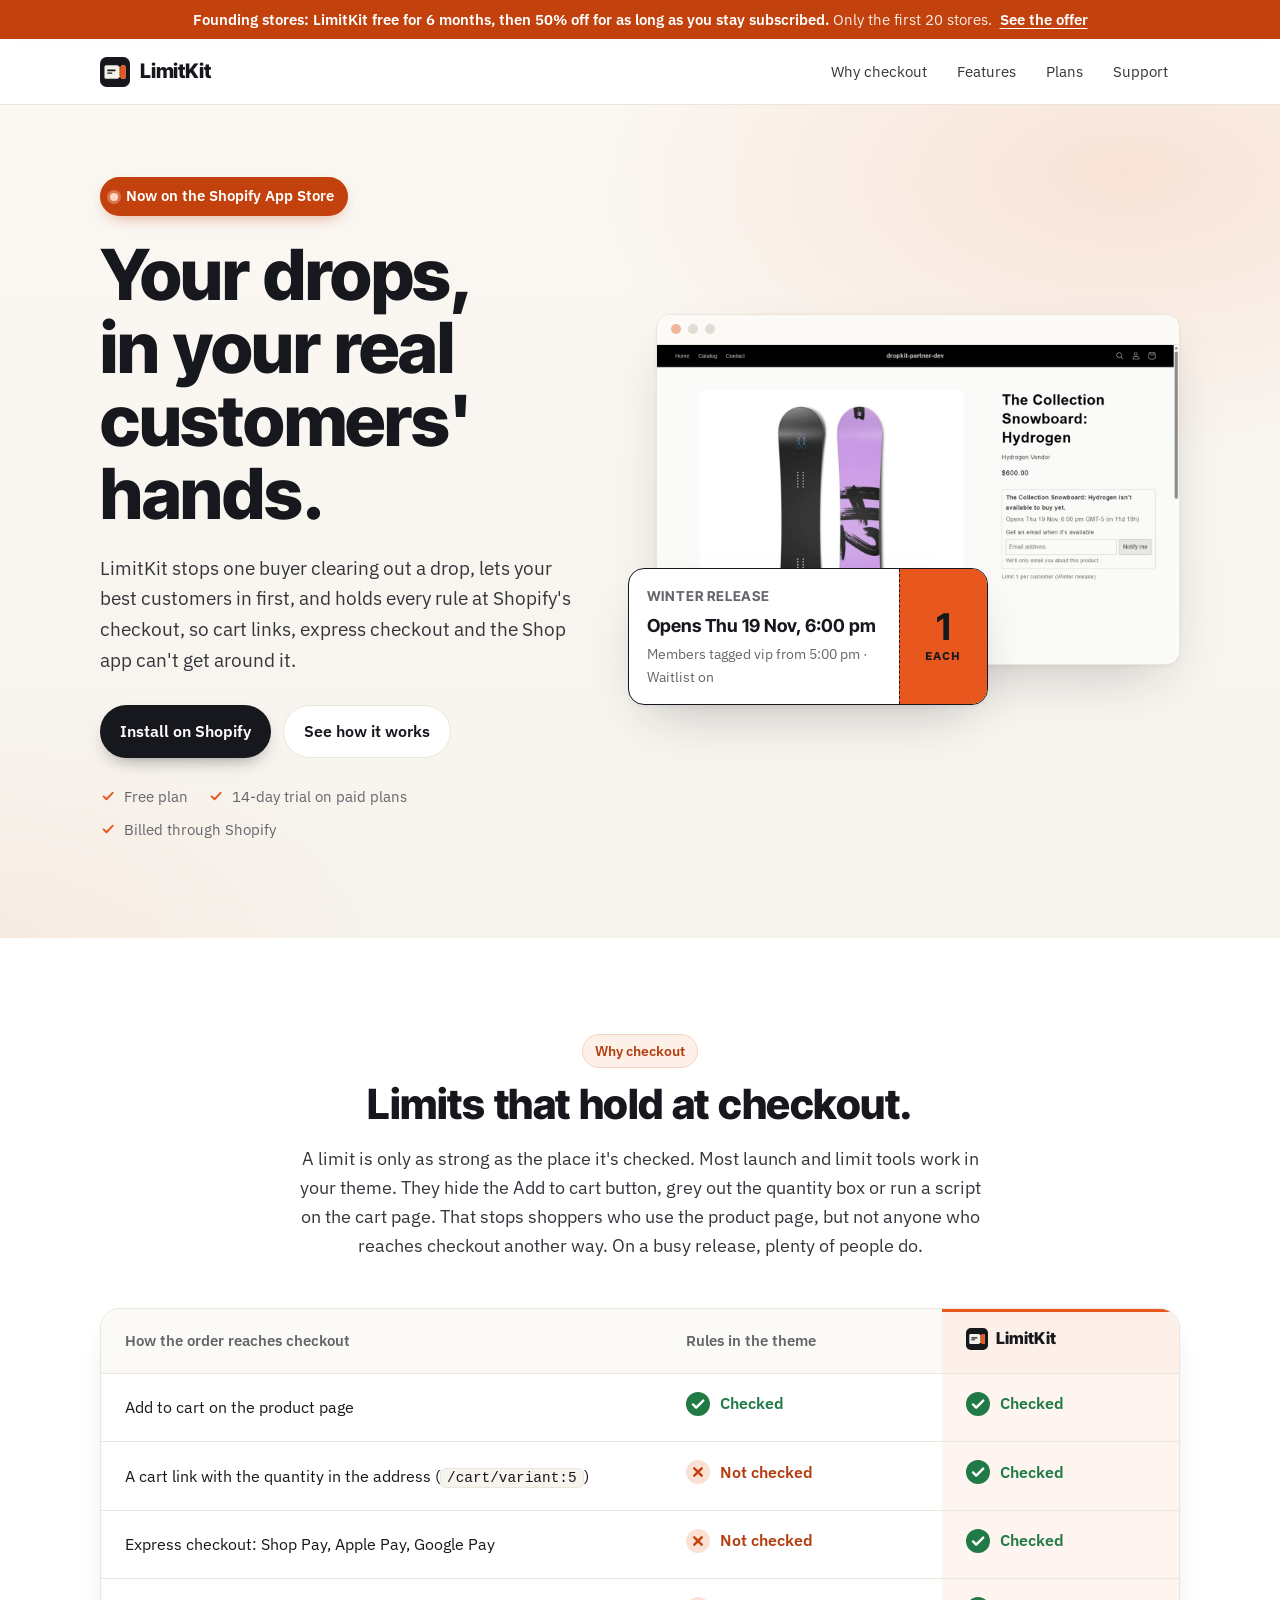
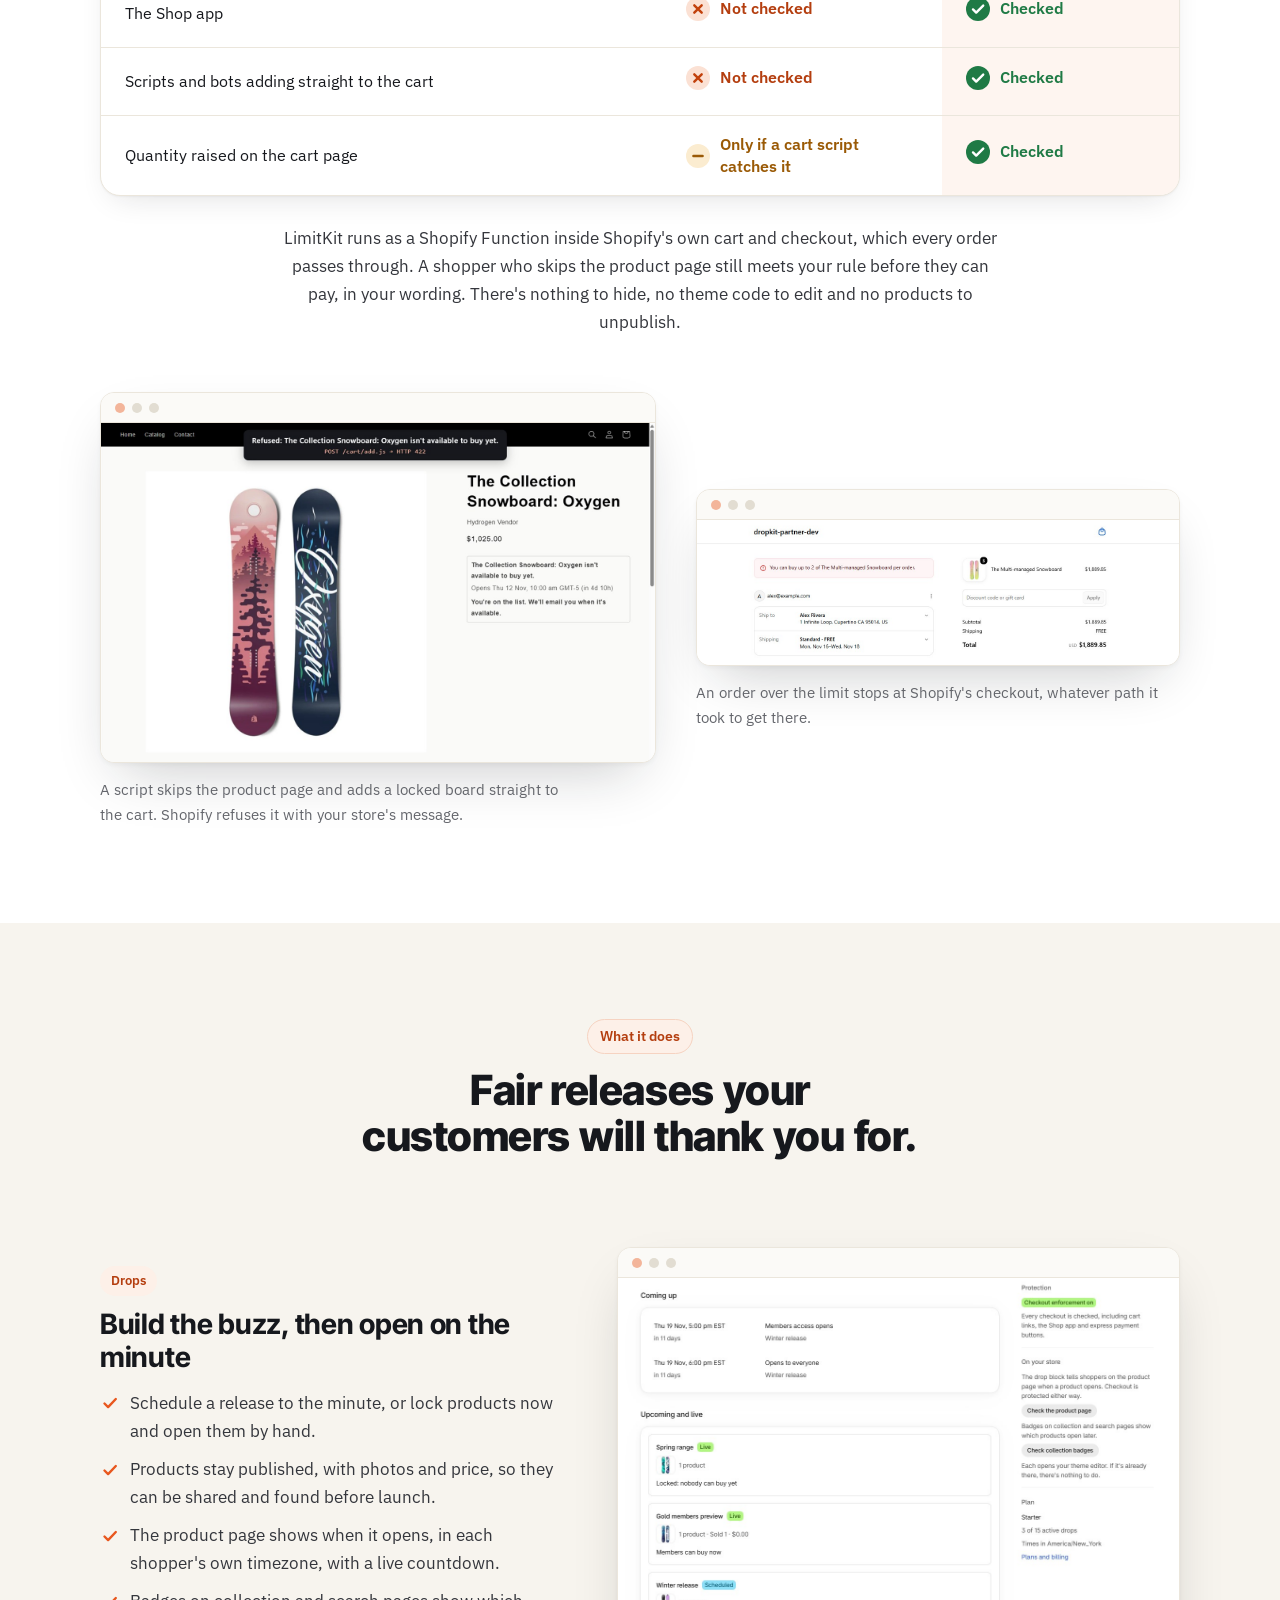
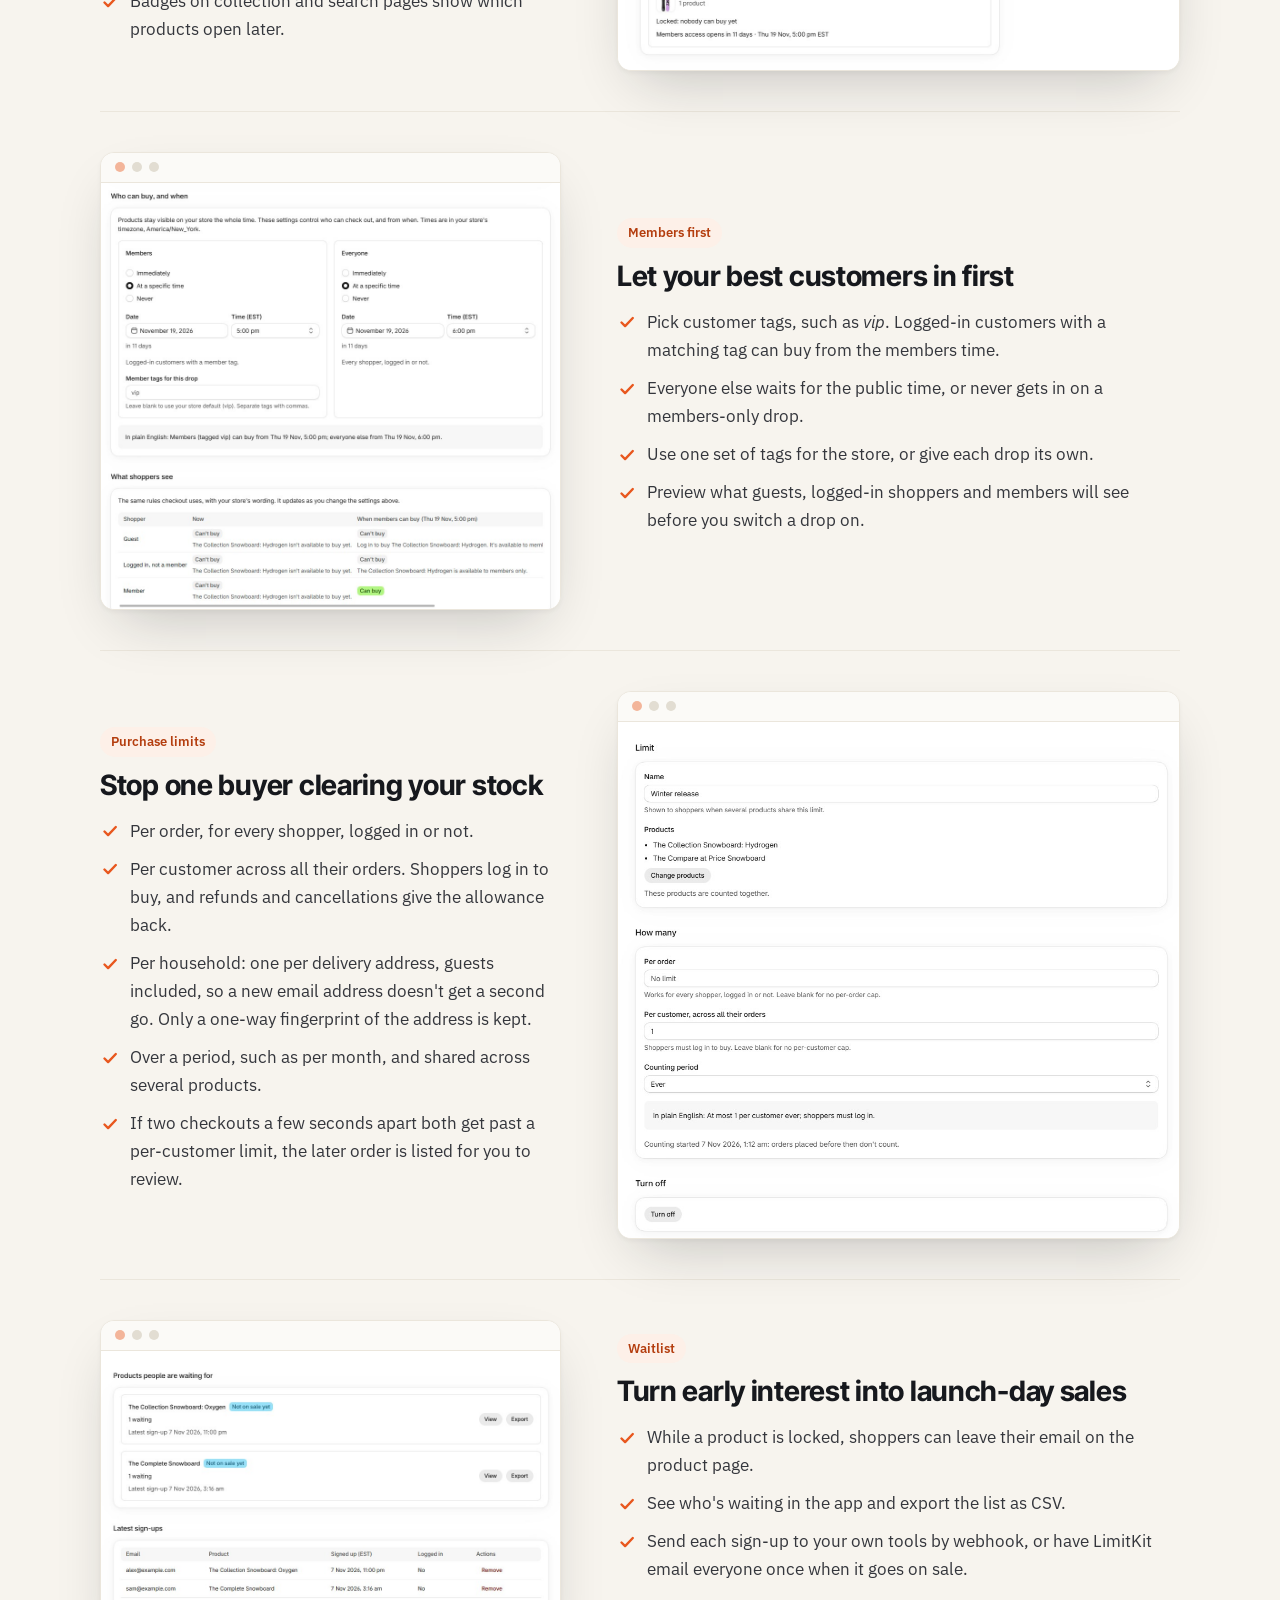
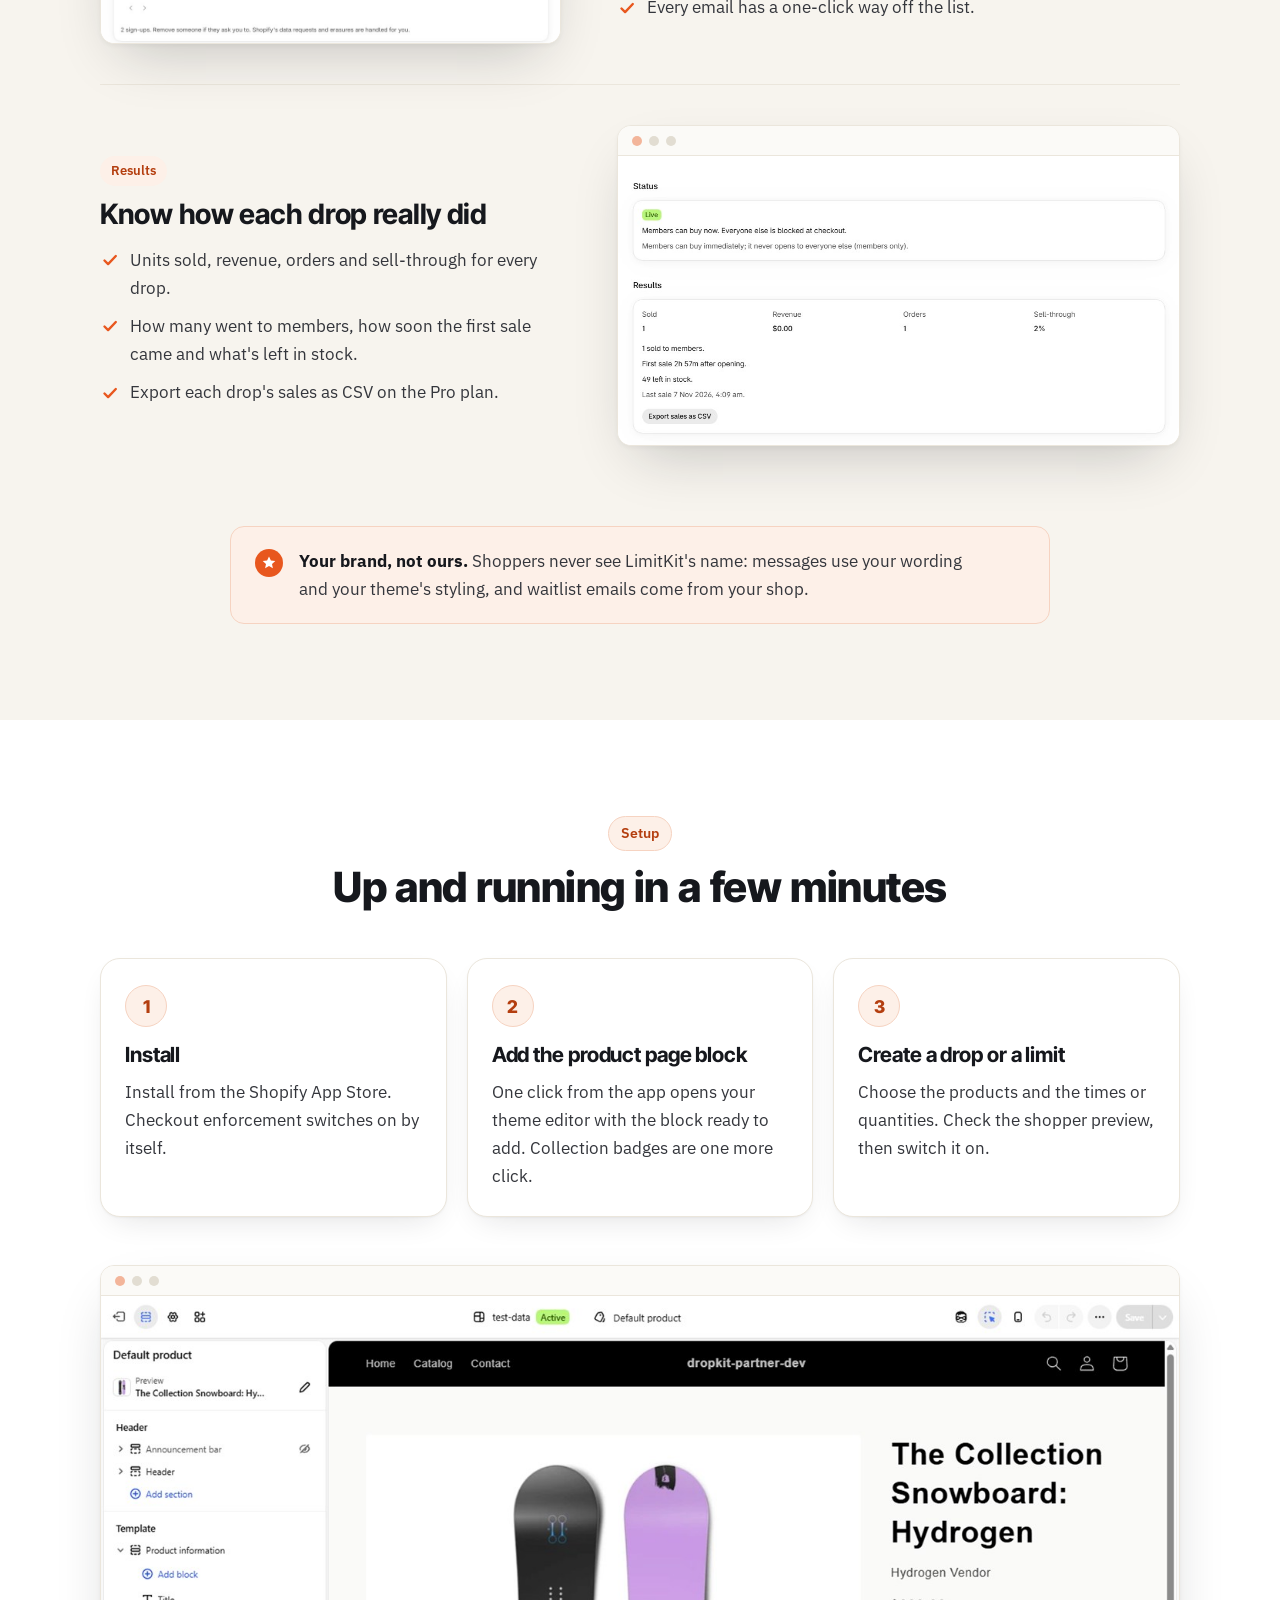
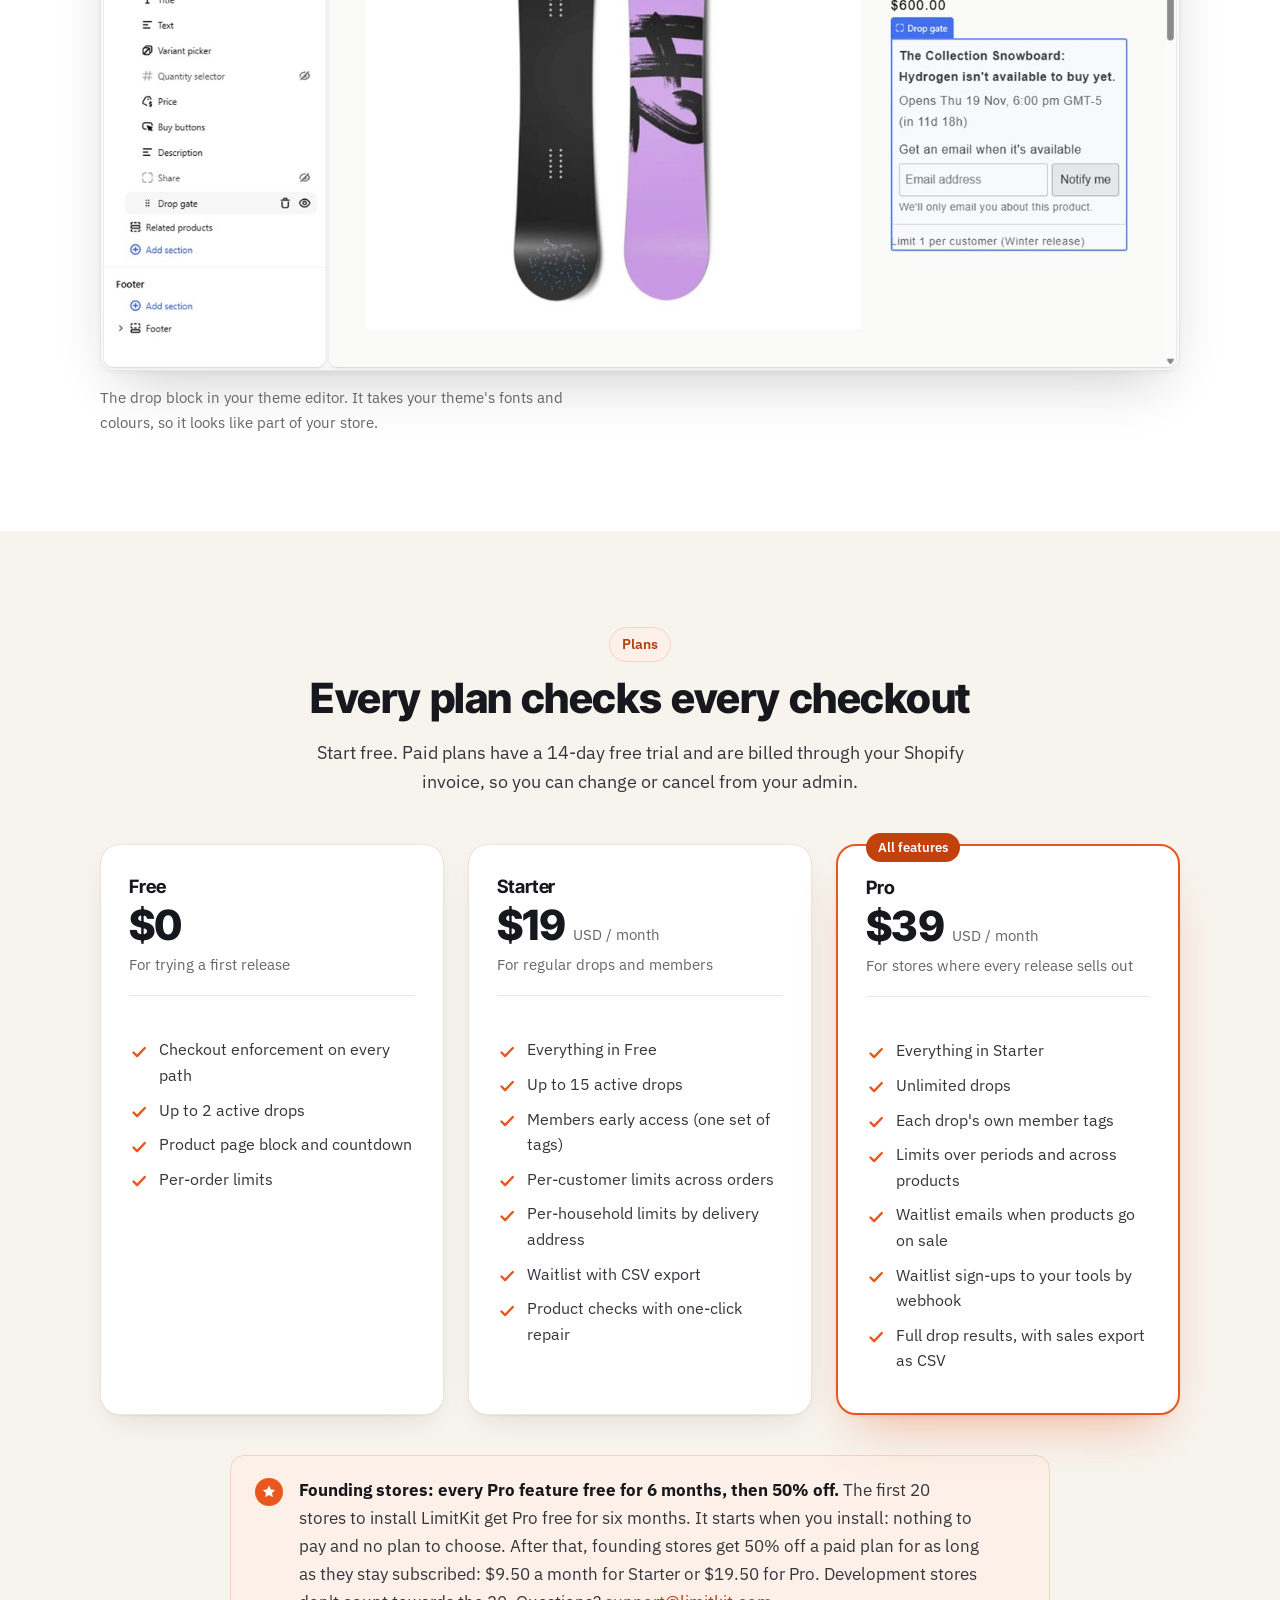
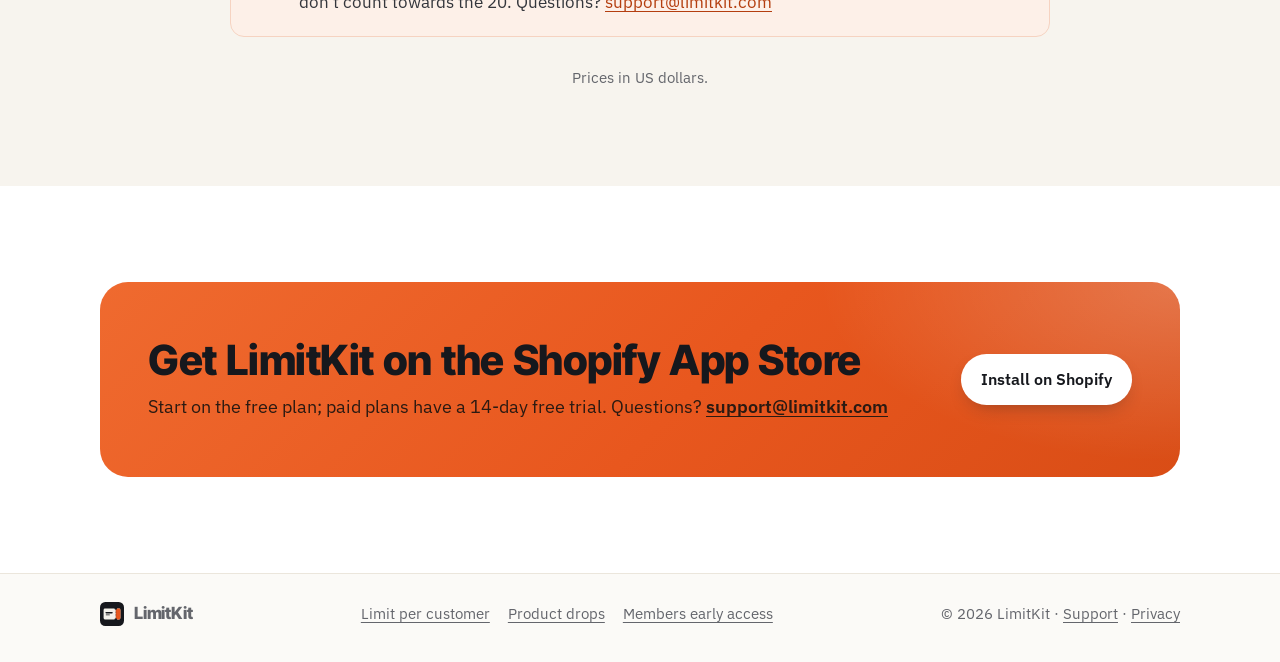
<file: index.html>
<!doctype html>
<html lang="en">
<head>
<meta charset="utf-8">
<meta name="viewport" content="width=device-width, initial-scale=1, viewport-fit=cover">
<title>LimitKit · Drops and purchase limits for Shopify</title>
<meta name="description" content="LimitKit locks Shopify products until release time, lets members buy first and caps how many each customer buys. Every rule is checked inside Shopify's checkout, so cart links and express checkout can't get around it.">
<link rel="canonical" href="https://limitkit.com/">
<meta name="theme-color" content="#ffffff">
<link rel="icon" href="mark.svg" type="image/svg+xml">
<link rel="preconnect" href="https://fonts.googleapis.com">
<link rel="preconnect" href="https://fonts.gstatic.com" crossorigin>
<link rel="stylesheet" href="https://fonts.googleapis.com/css2?family=Inter+Tight:wght@600;700;800&family=IBM+Plex+Sans:wght@400;600&display=swap">
<link rel="stylesheet" href="style.css?v=20261120b">
</head>
<body>
<div class="announce" role="note"><div class="wrap"><strong>Founding stores: LimitKit free for 6 months, then 50% off for as long as you stay subscribed.</strong> <span>Only the first 20 stores.</span> <a href="/#founding">See the offer</a></div></div>
<header class="site"><div class="wrap">
  <a class="brand" href="./"><img src="mark.svg" alt="" width="30" height="30">LimitKit</a>
  <nav class="site" aria-label="Main"><a href="#checkout">Why checkout</a><a href="#features">Features</a><a href="#plans">Plans</a><a href="support.html">Support</a></nav>
</div></header>

<main>

  <section class="hero-band">
    <div class="wrap hero">
      <div class="hero-copy">
        <a class="badge" href="https://apps.shopify.com/dropkit?utm_source=limitkit.com&amp;utm_medium=website&amp;utm_campaign=home-badge">Now on the Shopify App Store</a>
        <h1>Your drops, in your real customers' hands.</h1>
        <p class="lede">LimitKit stops one buyer clearing out a drop, lets your best customers in first, and holds every rule at Shopify's checkout, so cart links, express checkout and the Shop app can't get around it.</p>
        <div class="actions">
          <a class="btn primary" href="https://apps.shopify.com/dropkit?utm_source=limitkit.com&amp;utm_medium=website&amp;utm_campaign=home-hero">Install on Shopify</a>
          <a class="btn ghost" href="#checkout">See how it works</a>
        </div>
        <ul class="trust">
          <li>Free plan</li>
          <li>14-day trial on paid plans</li>
          <li>Billed through Shopify</li>
        </ul>
      </div>
      <div class="hero-art">
        <figure class="shot">
          <div class="bar" aria-hidden="true"><i></i><i></i><i></i></div>
          <img src="img/product.jpg" width="1400" height="856" alt="A store's product page showing a snowboard that isn't available to buy until Thursday 19 November at 6:00 pm, with a countdown, a waitlist sign-up and a limit of 1 per customer.">
        </figure>
        <div class="ticket" role="img" aria-label="Example release: Winter release, opens Thursday 19 November at 6:00 pm, members tagged vip from 5:00 pm, one per customer.">
          <div class="face">
            <div class="name">Winter release</div>
            <div class="when">Opens Thu 19 Nov, 6:00 pm</div>
            <div class="meta">Members tagged vip from 5:00 pm · Waitlist on</div>
          </div>
          <div class="stub"><b>1</b>each</div>
        </div>
      </div>
    </div>
  </section>

  <section id="checkout" class="band">
    <div class="wrap">
      <div class="head">
        <p class="kicker">Why checkout</p>
        <h2>Limits that hold at checkout.</h2>
        <p class="intro">A limit is only as strong as the place it's checked. Most launch and limit tools work in your theme. They hide the Add to cart button, grey out the quantity box or run a script on the cart page. That stops shoppers who use the product page, but not anyone who reaches checkout another way. On a busy release, plenty of people do.</p>
      </div>

      <div class="compare-card">
        <div class="table-scroll">
          <table class="compare">
            <thead><tr>
              <th scope="col">How the order reaches checkout</th>
              <th scope="col">Rules in the theme</th>
              <th scope="col" class="us"><span><img src="mark.svg" alt="" width="22" height="22">LimitKit</span></th>
            </tr></thead>
            <tbody>
              <tr><td>Add to cart on the product page</td><td><span class="mark yes"><span class="lbl">Checked</span></span></td><td class="us"><span class="mark yes"><span class="lbl">Checked</span></span></td></tr>
              <tr><td>A cart link with the quantity in the address (<code>/cart/variant:5</code>)</td><td><span class="mark no"><span class="lbl">Not checked</span></span></td><td class="us"><span class="mark yes"><span class="lbl">Checked</span></span></td></tr>
              <tr><td>Express checkout: Shop Pay, Apple Pay, Google Pay</td><td><span class="mark no"><span class="lbl">Not checked</span></span></td><td class="us"><span class="mark yes"><span class="lbl">Checked</span></span></td></tr>
              <tr><td>The Shop app</td><td><span class="mark no"><span class="lbl">Not checked</span></span></td><td class="us"><span class="mark yes"><span class="lbl">Checked</span></span></td></tr>
              <tr><td>Scripts and bots adding straight to the cart</td><td><span class="mark no"><span class="lbl">Not checked</span></span></td><td class="us"><span class="mark yes"><span class="lbl">Checked</span></span></td></tr>
              <tr><td>Quantity raised on the cart page</td><td><span class="mark part"><span class="lbl">Only if a cart script catches it</span></span></td><td class="us"><span class="mark yes"><span class="lbl">Checked</span></span></td></tr>
            </tbody>
          </table>
        </div>
      </div>

      <p class="after">LimitKit runs as a Shopify Function inside Shopify's own cart and checkout, which every order passes through. A shopper who skips the product page still meets your rule before they can pay, in your wording. There's nothing to hide, no theme code to edit and no products to unpublish.</p>

      <div class="proof">
        <figure class="captioned">
          <div class="shot">
            <div class="bar" aria-hidden="true"><i></i><i></i><i></i></div>
            <img src="img/cart-refused.jpg" width="1400" height="856" loading="lazy" decoding="async" alt="A script tries to add a locked snowboard straight to the cart and Shopify refuses it with the message that it isn't available to buy yet.">
          </div>
          <figcaption>A script skips the product page and adds a locked board straight to the cart. Shopify refuses it with your store's message.</figcaption>
        </figure>
        <figure class="captioned">
          <div class="shot">
            <div class="bar" aria-hidden="true"><i></i><i></i><i></i></div>
            <img src="img/checkout.jpg" width="1340" height="404" loading="lazy" decoding="async" alt="Shopify checkout refusing an order of three snowboards because customers can buy up to two per order.">
          </div>
          <figcaption>An order over the limit stops at Shopify's checkout, whatever path it took to get there.</figcaption>
        </figure>
      </div>
    </div>
  </section>

  <section id="features" class="band paper">
    <div class="wrap">
      <div class="head">
        <p class="kicker">What it does</p>
        <h2>Fair releases your customers will thank you for.</h2>
      </div>

      <article class="feature">
        <div class="copy">
          <span class="tag">Drops</span>
          <h3>Build the buzz, then open on the minute</h3>
          <ul class="ticks">
            <li>Schedule a release to the minute, or lock products now and open them by hand.</li>
            <li>Products stay published, with photos and price, so they can be shared and found before launch.</li>
            <li>The product page shows when it opens, in each shopper's own timezone, with a live countdown.</li>
            <li>Badges on collection and search pages show which products open later.</li>
          </ul>
        </div>
        <figure class="shot">
          <div class="bar" aria-hidden="true"><i></i><i></i><i></i></div>
          <img src="img/drops.jpg" width="1190" height="830" loading="lazy" decoding="async" alt="LimitKit's Drops page: a timeline of upcoming openings, live and scheduled drops, and checkout enforcement switched on.">
        </figure>
      </article>

      <article class="feature flip">
        <div class="copy">
          <span class="tag">Members first</span>
          <h3>Let your best customers in first</h3>
          <ul class="ticks">
            <li>Pick customer tags, such as <em>vip</em>. Logged-in customers with a matching tag can buy from the members time.</li>
            <li>Everyone else waits for the public time, or never gets in on a members-only drop.</li>
            <li>Use one set of tags for the store, or give each drop its own.</li>
            <li>Preview what guests, logged-in shoppers and members will see before you switch a drop on.</li>
          </ul>
        </div>
        <figure class="shot">
          <div class="bar" aria-hidden="true"><i></i><i></i><i></i></div>
          <img src="img/drop-editor.jpg" width="1010" height="938" loading="lazy" decoding="async" alt="Drop settings giving members access at 5:00 pm and everyone at 6:00 pm, with a preview of what each kind of shopper sees.">
        </figure>
      </article>

      <article class="feature">
        <div class="copy">
          <span class="tag">Purchase limits</span>
          <h3>Stop one buyer clearing your stock</h3>
          <ul class="ticks">
            <li>Per order, for every shopper, logged in or not.</li>
            <li>Per customer across all their orders. Shoppers log in to buy, and refunds and cancellations give the allowance back.</li>
            <li>Per household: one per delivery address, guests included, so a new email address doesn't get a second go. Only a one-way fingerprint of the address is kept.</li>
            <li>Over a period, such as per month, and shared across several products.</li>
            <li>If two checkouts a few seconds apart both get past a per-customer limit, the later order is listed for you to review.</li>
          </ul>
        </div>
        <figure class="shot">
          <div class="bar" aria-hidden="true"><i></i><i></i><i></i></div>
          <img src="img/limits.jpg" width="1020" height="938" loading="lazy" decoding="async" alt="Limit settings capping two products at one per customer across all their orders, with a plain-English summary.">
        </figure>
      </article>

      <article class="feature flip">
        <div class="copy">
          <span class="tag">Waitlist</span>
          <h3>Turn early interest into launch-day sales</h3>
          <ul class="ticks">
            <li>While a product is locked, shoppers can leave their email on the product page.</li>
            <li>See who's waiting in the app and export the list as CSV.</li>
            <li>Send each sign-up to your own tools by webhook, or have LimitKit email everyone once when it goes on sale.</li>
            <li>Every email has a one-click way off the list.</li>
          </ul>
        </div>
        <figure class="shot">
          <div class="bar" aria-hidden="true"><i></i><i></i><i></i></div>
          <img src="img/waitlist.jpg" width="1020" height="650" loading="lazy" decoding="async" alt="The waitlist page: products people are waiting for, with the latest sign-ups and an export button.">
        </figure>
      </article>

      <article class="feature">
        <div class="copy">
          <span class="tag">Results</span>
          <h3>Know how each drop really did</h3>
          <ul class="ticks">
            <li>Units sold, revenue, orders and sell-through for every drop.</li>
            <li>How many went to members, how soon the first sale came and what's left in stock.</li>
            <li>Export each drop's sales as CSV on the Pro plan.</li>
          </ul>
        </div>
        <figure class="shot">
          <div class="bar" aria-hidden="true"><i></i><i></i><i></i></div>
          <img src="img/results.jpg" width="1020" height="525" loading="lazy" decoding="async" alt="A live members-only drop's results: units sold, revenue, orders and sell-through, with a sales export button.">
        </figure>
      </article>

      <div class="callout">
        <svg viewBox="0 0 28 28" aria-hidden="true"><circle cx="14" cy="14" r="14" fill="#e8571e"/><path d="M14 7.5l1.9 4 4.4.5-3.3 3 .9 4.3L14 17.1l-3.9 2.2.9-4.3-3.3-3 4.4-.5z" fill="#fff"/></svg>
        <p><strong>Your brand, not ours.</strong> Shoppers never see LimitKit's name: messages use your wording and your theme's styling, and waitlist emails come from your shop.</p>
      </div>
    </div>
  </section>

  <section id="setup" class="band">
    <div class="wrap">
      <div class="head">
        <p class="kicker">Setup</p>
        <h2>Up and running in a few minutes</h2>
      </div>
      <ol class="steps">
        <li><h3>Install</h3><p>Install from the Shopify App Store. Checkout enforcement switches on by itself.</p></li>
        <li><h3>Add the product page block</h3><p>One click from the app opens your theme editor with the block ready to add. Collection badges are one more click.</p></li>
        <li><h3>Create a drop or a limit</h3><p>Choose the products and the times or quantities. Check the shopper preview, then switch it on.</p></li>
      </ol>
      <figure class="captioned">
        <div class="shot">
          <div class="bar" aria-hidden="true"><i></i><i></i><i></i></div>
          <img src="img/theme-editor.jpg" width="1400" height="875" loading="lazy" decoding="async" alt="Shopify's theme editor with LimitKit's Drop gate block selected, highlighting the opening time, countdown and waitlist form on the product page.">
        </div>
        <figcaption>The drop block in your theme editor. It takes your theme's fonts and colours, so it looks like part of your store.</figcaption>
      </figure>
    </div>
  </section>

  <section id="plans" class="band paper">
    <div class="wrap">
      <div class="head">
        <p class="kicker">Plans</p>
        <h2>Every plan checks every checkout</h2>
        <p class="intro">Start free. Paid plans have a 14-day free trial and are billed through your Shopify invoice, so you can change or cancel from your admin.</p>
      </div>
      <div class="plans">
        <div class="plan">
          <h3>Free</h3>
          <div class="price">$0</div>
          <p class="for">For trying a first release</p>
          <ul class="ticks">
            <li>Checkout enforcement on every path</li>
            <li>Up to 2 active drops</li>
            <li>Product page block and countdown</li>
            <li>Per-order limits</li>
          </ul>
        </div>
        <div class="plan">
          <h3>Starter</h3>
          <div class="price">$19 <small>USD / month</small></div>
          <p class="for">For regular drops and members</p>
          <ul class="ticks">
            <li>Everything in Free</li>
            <li>Up to 15 active drops</li>
            <li>Members early access (one set of tags)</li>
            <li>Per-customer limits across orders</li>
            <li>Per-household limits by delivery address</li>
            <li>Waitlist with CSV export</li>
            <li>Product checks with one-click repair</li>
          </ul>
        </div>
        <div class="plan pick">
          <span class="ribbon">All features</span>
          <h3>Pro</h3>
          <div class="price">$39 <small>USD / month</small></div>
          <p class="for">For stores where every release sells out</p>
          <ul class="ticks">
            <li>Everything in Starter</li>
            <li>Unlimited drops</li>
            <li>Each drop's own member tags</li>
            <li>Limits over periods and across products</li>
            <li>Waitlist emails when products go on sale</li>
            <li>Waitlist sign-ups to your tools by webhook</li>
            <li>Full drop results, with sales export as CSV</li>
          </ul>
        </div>
      </div>
      <div class="callout" id="founding">
        <svg viewBox="0 0 28 28" aria-hidden="true"><circle cx="14" cy="14" r="14" fill="#e8571e"/><path d="M14 7.5l1.9 4 4.4.5-3.3 3 .9 4.3L14 17.1l-3.9 2.2.9-4.3-3.3-3 4.4-.5z" fill="#fff"/></svg>
        <p><strong>Founding stores: every Pro feature free for 6 months, then 50% off.</strong> The first 20 stores to install LimitKit get Pro free for six months. It starts when you install: nothing to pay and no plan to choose. After that, founding stores get 50% off a paid plan for as long as they stay subscribed: $9.50 a month for Starter or $19.50 for Pro. Development stores don't count towards the 20. Questions? <a href="mailto:support@limitkit.com">support@limitkit.com</a></p>
      </div>
      <p class="plans-note">Prices in US dollars.</p>
    </div>
  </section>

  <section class="band">
    <div class="wrap">
      <div class="cta">
        <div>
          <h2>Get LimitKit on the Shopify App Store</h2>
          <p>Start on the free plan; paid plans have a 14-day free trial. Questions? <a href="mailto:support@limitkit.com">support@limitkit.com</a></p>
        </div>
        <a class="btn light" href="https://apps.shopify.com/dropkit?utm_source=limitkit.com&amp;utm_medium=website&amp;utm_campaign=home-cta">Install on Shopify</a>
      </div>
    </div>
  </section>

</main>

<footer class="site"><div class="wrap">
  <a class="brand" href="./"><img src="mark.svg" alt="" width="24" height="24">LimitKit</a>
  <nav class="guides" aria-label="Guides"><a href="limit-per-customer.html">Limit per customer</a><a href="product-drops.html">Product drops</a><a href="members-early-access.html">Members early access</a></nav>
  <span>© 2026 LimitKit · <a href="support.html">Support</a> · <a href="privacy.html">Privacy</a></span>
</div></footer>
</body>
</html>
</file>
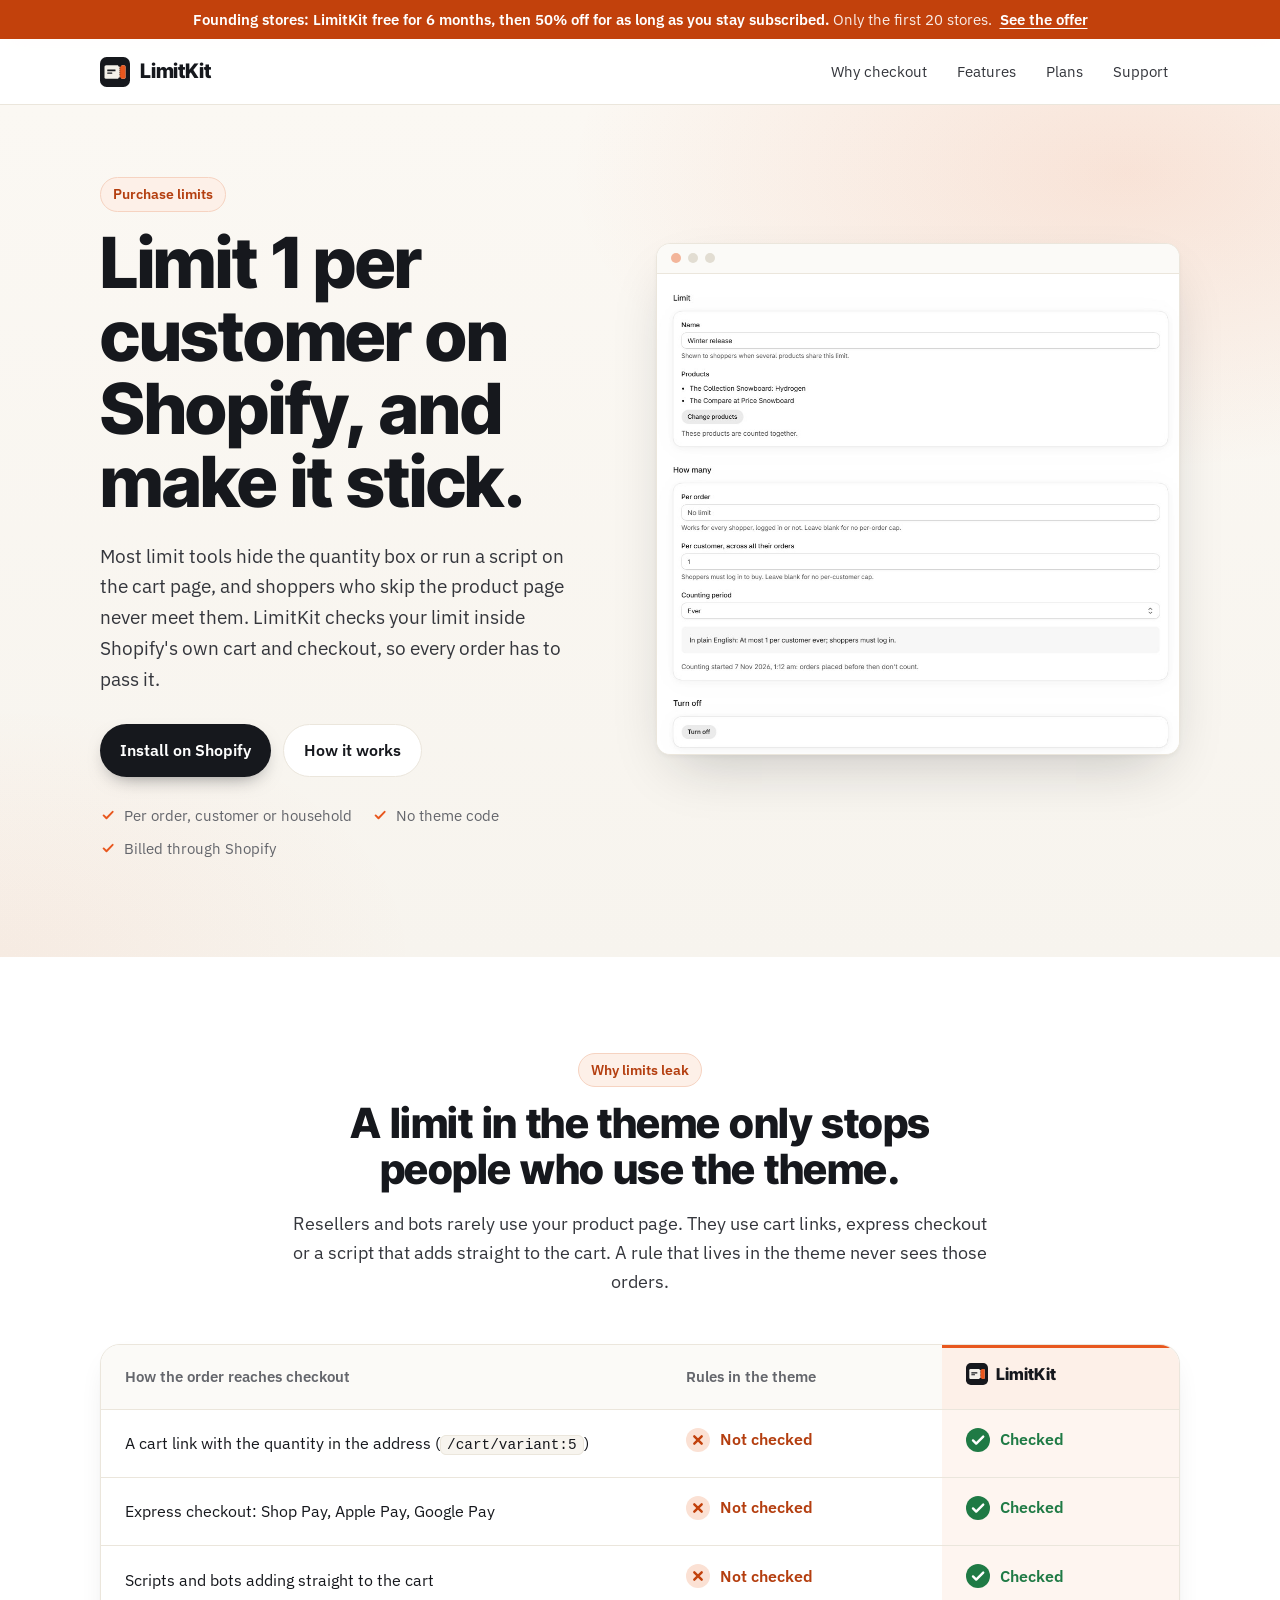
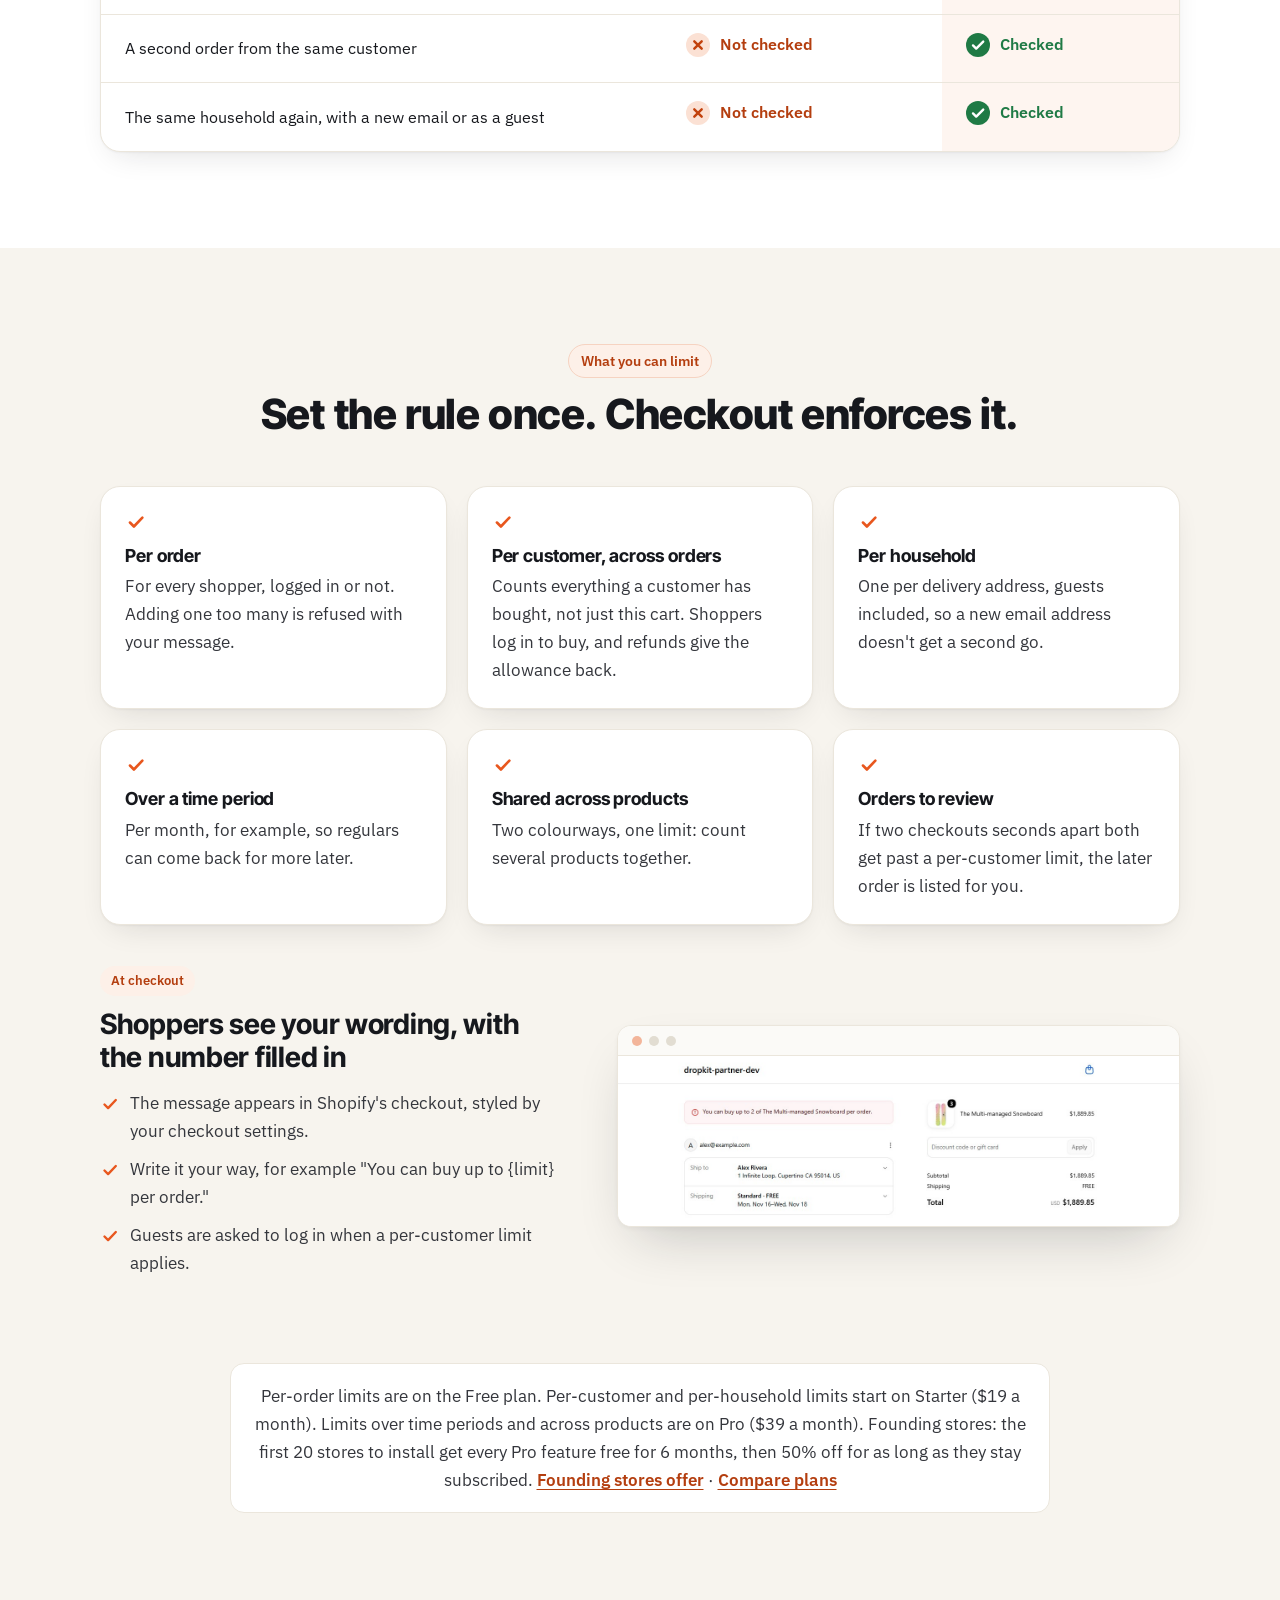
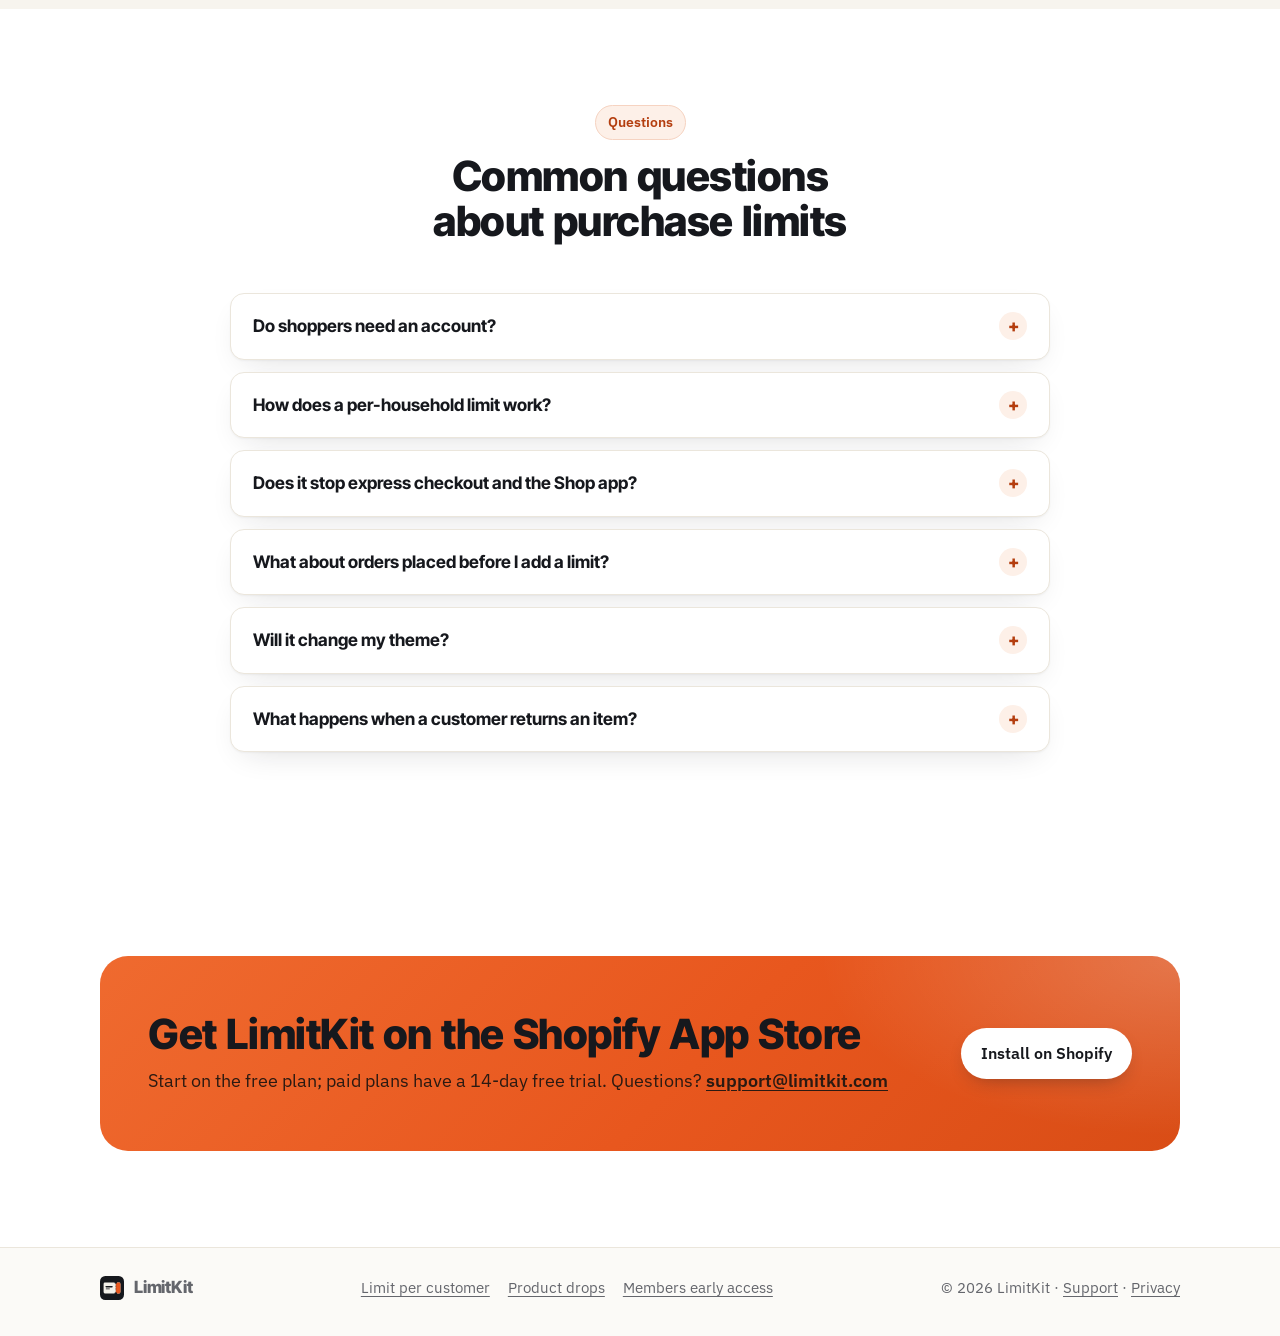
<file: limit-per-customer.html>
<!doctype html>
<html lang="en">
<head>
<meta charset="utf-8">
<meta name="viewport" content="width=device-width, initial-scale=1, viewport-fit=cover">
<title>Limit quantity per customer on Shopify · LimitKit</title>
<meta name="description" content="Set a limit of 1 per customer, or any number, per order, across all of a customer's orders, or per household by delivery address. LimitKit checks it inside Shopify's checkout, so cart links and express checkout can't get around it.">
<link rel="canonical" href="https://limitkit.com/limit-per-customer.html">
<meta name="theme-color" content="#ffffff">
<link rel="icon" href="mark.svg" type="image/svg+xml">
<link rel="preconnect" href="https://fonts.googleapis.com">
<link rel="preconnect" href="https://fonts.gstatic.com" crossorigin>
<link rel="stylesheet" href="https://fonts.googleapis.com/css2?family=Inter+Tight:wght@600;700;800&family=IBM+Plex+Sans:wght@400;600&display=swap">
<link rel="stylesheet" href="style.css?v=20261120b">
</head>
<body>
<div class="announce" role="note"><div class="wrap"><strong>Founding stores: LimitKit free for 6 months, then 50% off for as long as you stay subscribed.</strong> <span>Only the first 20 stores.</span> <a href="/#founding">See the offer</a></div></div>
<header class="site"><div class="wrap">
  <a class="brand" href="./"><img src="mark.svg" alt="" width="30" height="30">LimitKit</a>
  <nav class="site" aria-label="Main"><a href="./#checkout">Why checkout</a><a href="./#features">Features</a><a href="./#plans">Plans</a><a href="support.html">Support</a></nav>
</div></header>

<main>

  <section class="hero-band">
    <div class="wrap hero">
      <div class="hero-copy">
        <p class="kicker">Purchase limits</p>
        <h1>Limit 1 per customer on Shopify, and make it stick.</h1>
        <p class="lede">Most limit tools hide the quantity box or run a script on the cart page, and shoppers who skip the product page never meet them. LimitKit checks your limit inside Shopify's own cart and checkout, so every order has to pass it.</p>
        <div class="actions">
          <a class="btn primary" href="https://apps.shopify.com/dropkit?utm_source=limitkit.com&amp;utm_medium=website&amp;utm_campaign=limit-per-customer-hero">Install on Shopify</a>
          <a class="btn ghost" href="#how">How it works</a>
        </div>
        <ul class="trust">
          <li>Per order, customer or household</li>
          <li>No theme code</li>
          <li>Billed through Shopify</li>
        </ul>
      </div>
      <div class="hero-art">
        <figure class="shot">
          <div class="bar" aria-hidden="true"><i></i><i></i><i></i></div>
          <img src="img/limits.jpg" width="1020" height="938" alt="LimitKit's limit settings capping two products at one per customer across all their orders, with a plain-English summary.">
        </figure>
      </div>
    </div>
  </section>

  <section class="band">
    <div class="wrap">
      <div class="head">
        <p class="kicker">Why limits leak</p>
        <h2>A limit in the theme only stops people who use the theme.</h2>
        <p class="intro">Resellers and bots rarely use your product page. They use cart links, express checkout or a script that adds straight to the cart. A rule that lives in the theme never sees those orders.</p>
      </div>
      <div class="compare-card">
        <div class="table-scroll">
          <table class="compare">
            <thead><tr>
              <th scope="col">How the order reaches checkout</th>
              <th scope="col">Rules in the theme</th>
              <th scope="col" class="us"><span><img src="mark.svg" alt="" width="22" height="22">LimitKit</span></th>
            </tr></thead>
            <tbody>
              <tr><td>A cart link with the quantity in the address (<code>/cart/variant:5</code>)</td><td><span class="mark no"><span class="lbl">Not checked</span></span></td><td class="us"><span class="mark yes"><span class="lbl">Checked</span></span></td></tr>
              <tr><td>Express checkout: Shop Pay, Apple Pay, Google Pay</td><td><span class="mark no"><span class="lbl">Not checked</span></span></td><td class="us"><span class="mark yes"><span class="lbl">Checked</span></span></td></tr>
              <tr><td>Scripts and bots adding straight to the cart</td><td><span class="mark no"><span class="lbl">Not checked</span></span></td><td class="us"><span class="mark yes"><span class="lbl">Checked</span></span></td></tr>
              <tr><td>A second order from the same customer</td><td><span class="mark no"><span class="lbl">Not checked</span></span></td><td class="us"><span class="mark yes"><span class="lbl">Checked</span></span></td></tr>
              <tr><td>The same household again, with a new email or as a guest</td><td><span class="mark no"><span class="lbl">Not checked</span></span></td><td class="us"><span class="mark yes"><span class="lbl">Checked</span></span></td></tr>
            </tbody>
          </table>
        </div>
      </div>
    </div>
  </section>

  <section id="how" class="band paper">
    <div class="wrap">
      <div class="head">
        <p class="kicker">What you can limit</p>
        <h2>Set the rule once. Checkout enforces it.</h2>
      </div>
      <ul class="points">
        <li><h3>Per order</h3><p>For every shopper, logged in or not. Adding one too many is refused with your message.</p></li>
        <li><h3>Per customer, across orders</h3><p>Counts everything a customer has bought, not just this cart. Shoppers log in to buy, and refunds give the allowance back.</p></li>
        <li><h3>Per household</h3><p>One per delivery address, guests included, so a new email address doesn't get a second go.</p></li>
        <li><h3>Over a time period</h3><p>Per month, for example, so regulars can come back for more later.</p></li>
        <li><h3>Shared across products</h3><p>Two colourways, one limit: count several products together.</p></li>
        <li><h3>Orders to review</h3><p>If two checkouts seconds apart both get past a per-customer limit, the later order is listed for you.</p></li>
      </ul>

      <article class="feature">
        <div class="copy">
          <span class="tag">At checkout</span>
          <h3>Shoppers see your wording, with the number filled in</h3>
          <ul class="ticks">
            <li>The message appears in Shopify's checkout, styled by your checkout settings.</li>
            <li>Write it your way, for example "You can buy up to {limit} per order."</li>
            <li>Guests are asked to log in when a per-customer limit applies.</li>
          </ul>
        </div>
        <figure class="shot">
          <div class="bar" aria-hidden="true"><i></i><i></i><i></i></div>
          <img src="img/checkout.jpg" width="1340" height="404" loading="lazy" decoding="async" alt="Shopify checkout refusing an order of three snowboards because customers can buy up to two per order.">
        </figure>
      </article>

      <p class="plan-note">Per-order limits are on the Free plan. Per-customer and per-household limits start on Starter ($19 a month). Limits over time periods and across products are on Pro ($39 a month). Founding stores: the first 20 stores to install get every Pro feature free for 6 months, then 50% off for as long as they stay subscribed. <a href="./#founding">Founding stores offer</a> · <a href="./#plans">Compare plans</a></p>
    </div>
  </section>

  <section class="band">
    <div class="wrap">
      <div class="head">
        <p class="kicker">Questions</p>
        <h2>Common questions about purchase limits</h2>
      </div>
      <div class="faq">
        <details><summary>Do shoppers need an account?</summary><p>Only for per-customer limits, so LimitKit knows who is buying. Per-order and per-household limits work for guests too. When a per-customer limit applies, guests are asked to log in at checkout.</p></details>
        <details><summary>How does a per-household limit work?</summary><p>It counts orders by delivery address, so the same household can't get round your limit with a new email address or a guest checkout. Common differences in how an address is written are treated as the same address. LimitKit keeps only a one-way fingerprint of the address, never the address itself. A typo, a made-up unit number, a friend's address or local pickup can still get through, so it stops the common case rather than every case.</p></details>
        <details><summary>Does it stop express checkout and the Shop app?</summary><p>Yes. The limit is checked in Shopify's checkout, which Shop Pay, Apple Pay, Google Pay and the Shop app all go through.</p></details>
        <details><summary>What about orders placed before I add a limit?</summary><p>Counting starts when you add the limit. Earlier orders don't count towards it.</p></details>
        <details><summary>Will it change my theme?</summary><p>No theme code is edited. An optional block can show the limit on the product page; the rule works without it.</p></details>
        <details><summary>What happens when a customer returns an item?</summary><p>Refunds and cancellations give the allowance back, so they can buy again up to the limit.</p></details>
      </div>
    </div>
  </section>

  <section class="band">
    <div class="wrap">
            <div class="cta">
        <div>
          <h2>Get LimitKit on the Shopify App Store</h2>
          <p>Start on the free plan; paid plans have a 14-day free trial. Questions? <a href="mailto:support@limitkit.com">support@limitkit.com</a></p>
        </div>
        <a class="btn light" href="https://apps.shopify.com/dropkit?utm_source=limitkit.com&amp;utm_medium=website&amp;utm_campaign=limit-per-customer-cta">Install on Shopify</a>
      </div>
    </div>
  </section>

</main>

<footer class="site"><div class="wrap">
  <a class="brand" href="./"><img src="mark.svg" alt="" width="24" height="24">LimitKit</a>
  <nav class="guides" aria-label="Guides"><a href="limit-per-customer.html">Limit per customer</a><a href="product-drops.html">Product drops</a><a href="members-early-access.html">Members early access</a></nav>
  <span>© 2026 LimitKit · <a href="support.html">Support</a> · <a href="privacy.html">Privacy</a></span>
</div></footer>
</body>
</html>
</file>
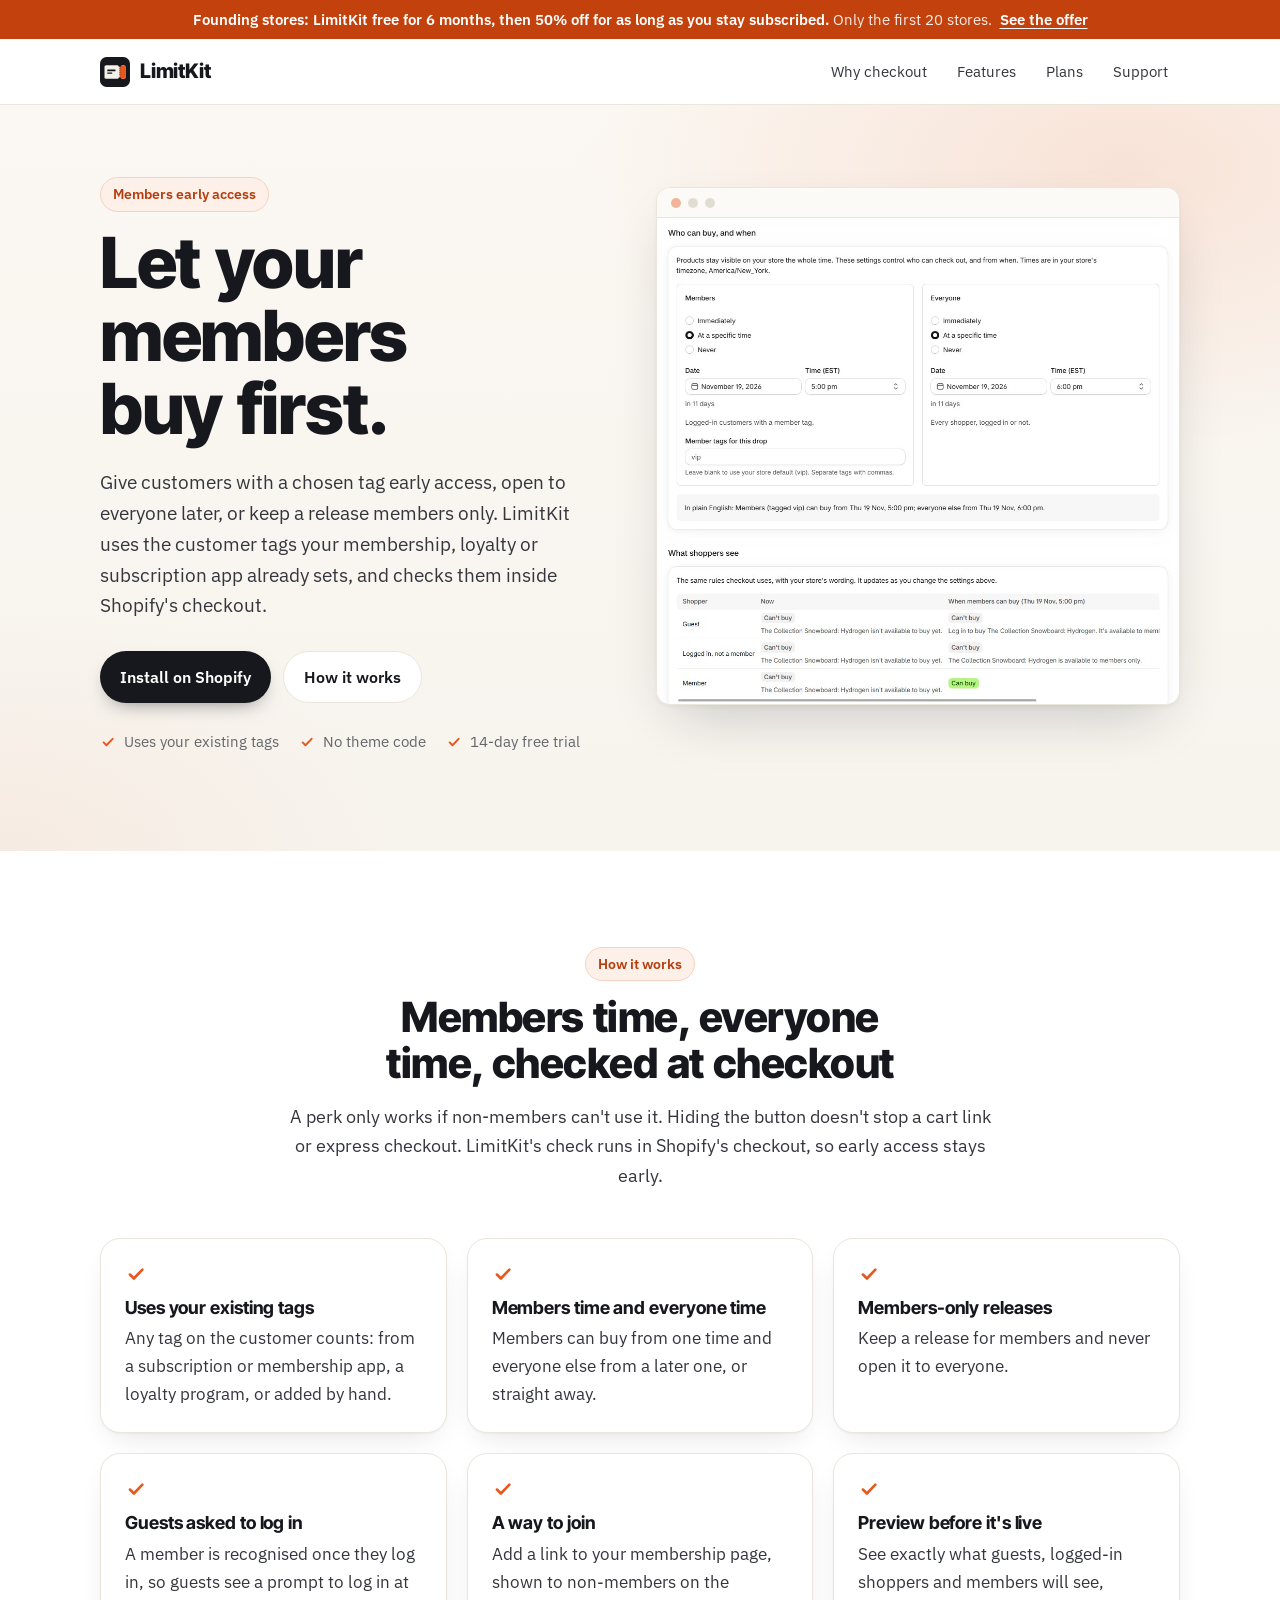
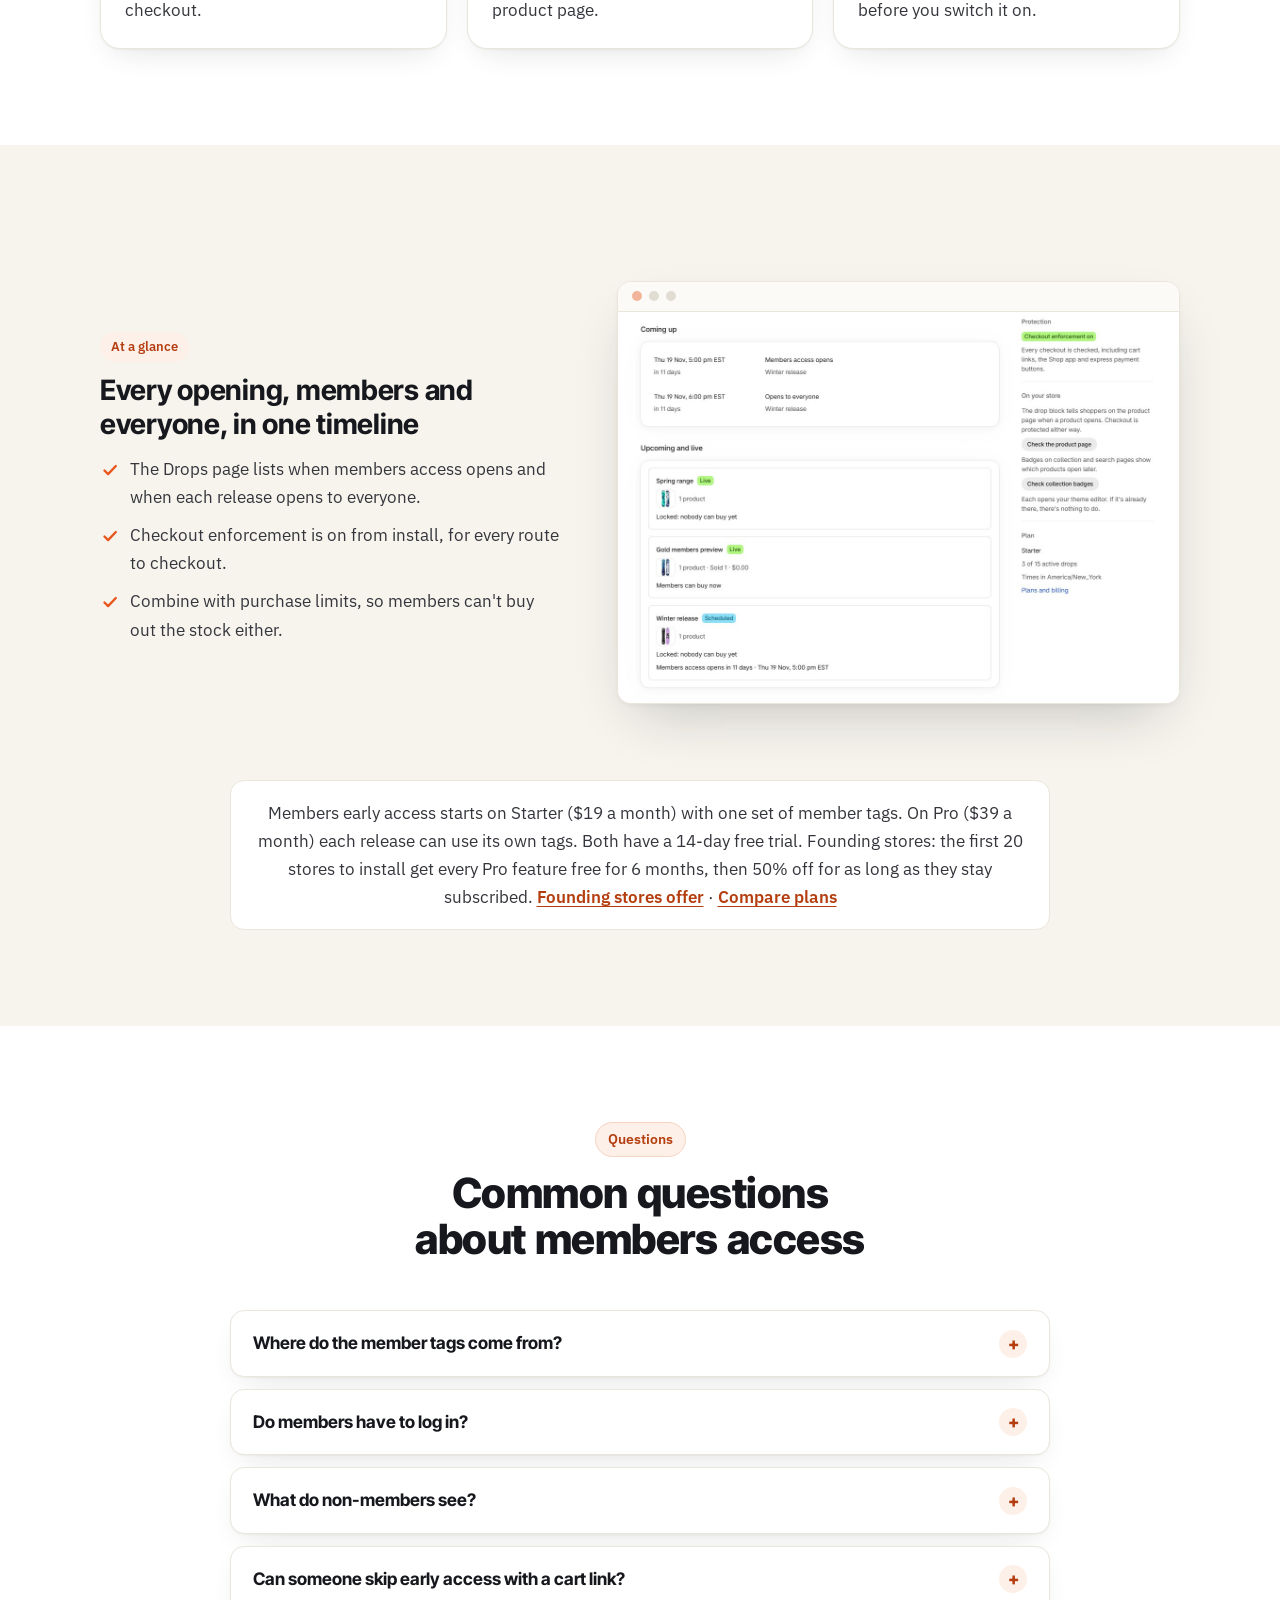
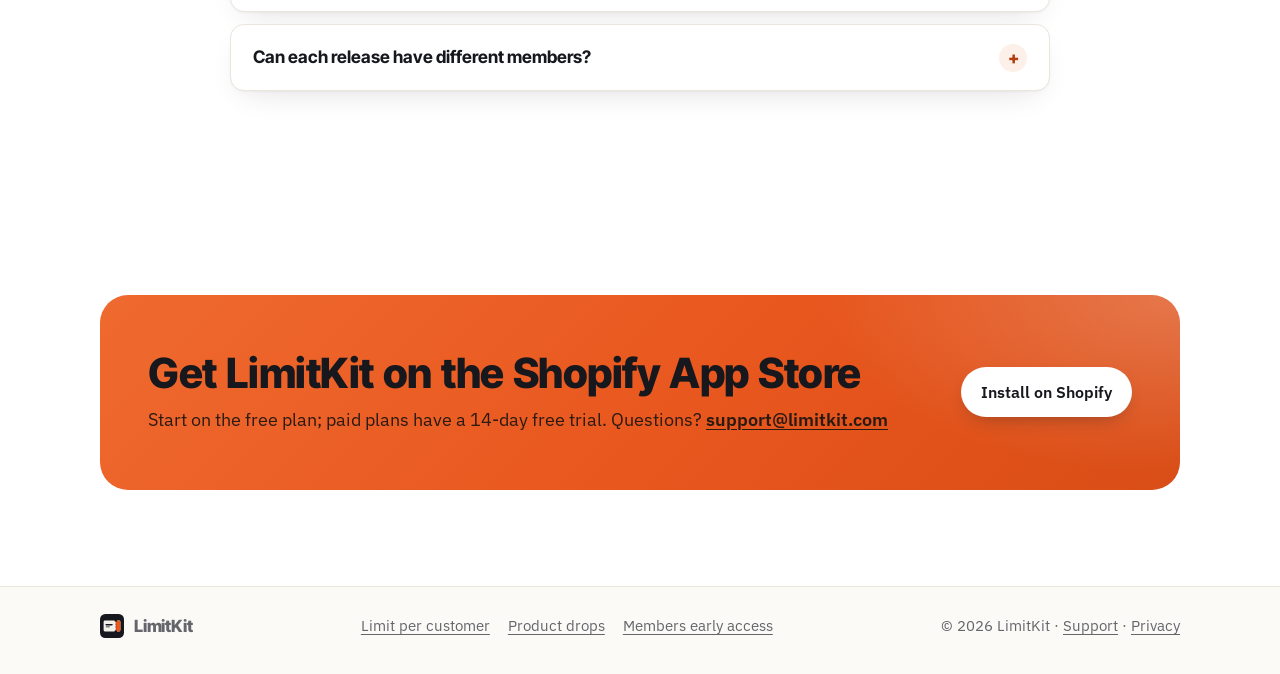
<file: members-early-access.html>
<!doctype html>
<html lang="en">
<head>
<meta charset="utf-8">
<meta name="viewport" content="width=device-width, initial-scale=1, viewport-fit=cover">
<title>Members-only and early access on Shopify · LimitKit</title>
<meta name="description" content="Let customers with a chosen tag buy first, keep products members only, and open to everyone at a set time. Checked inside Shopify's checkout, so nobody gets in early.">
<link rel="canonical" href="https://limitkit.com/members-early-access.html">
<meta name="theme-color" content="#ffffff">
<link rel="icon" href="mark.svg" type="image/svg+xml">
<link rel="preconnect" href="https://fonts.googleapis.com">
<link rel="preconnect" href="https://fonts.gstatic.com" crossorigin>
<link rel="stylesheet" href="https://fonts.googleapis.com/css2?family=Inter+Tight:wght@600;700;800&family=IBM+Plex+Sans:wght@400;600&display=swap">
<link rel="stylesheet" href="style.css?v=20261120b">
</head>
<body>
<div class="announce" role="note"><div class="wrap"><strong>Founding stores: LimitKit free for 6 months, then 50% off for as long as you stay subscribed.</strong> <span>Only the first 20 stores.</span> <a href="/#founding">See the offer</a></div></div>
<header class="site"><div class="wrap">
  <a class="brand" href="./"><img src="mark.svg" alt="" width="30" height="30">LimitKit</a>
  <nav class="site" aria-label="Main"><a href="./#checkout">Why checkout</a><a href="./#features">Features</a><a href="./#plans">Plans</a><a href="support.html">Support</a></nav>
</div></header>

<main>

  <section class="hero-band">
    <div class="wrap hero">
      <div class="hero-copy">
        <p class="kicker">Members early access</p>
        <h1>Let your members buy first.</h1>
        <p class="lede">Give customers with a chosen tag early access, open to everyone later, or keep a release members only. LimitKit uses the customer tags your membership, loyalty or subscription app already sets, and checks them inside Shopify's checkout.</p>
        <div class="actions">
          <a class="btn primary" href="https://apps.shopify.com/dropkit?utm_source=limitkit.com&amp;utm_medium=website&amp;utm_campaign=members-early-access-hero">Install on Shopify</a>
          <a class="btn ghost" href="#how">How it works</a>
        </div>
        <ul class="trust">
          <li>Uses your existing tags</li>
          <li>No theme code</li>
          <li>14-day free trial</li>
        </ul>
      </div>
      <div class="hero-art">
        <figure class="shot">
          <div class="bar" aria-hidden="true"><i></i><i></i><i></i></div>
          <img src="img/drop-editor.jpg" width="1010" height="938" alt="Drop settings giving members access at 5:00 pm and everyone at 6:00 pm, with a preview of what each kind of shopper sees.">
        </figure>
      </div>
    </div>
  </section>

  <section id="how" class="band">
    <div class="wrap">
      <div class="head">
        <p class="kicker">How it works</p>
        <h2>Members time, everyone time, checked at checkout</h2>
        <p class="intro">A perk only works if non-members can't use it. Hiding the button doesn't stop a cart link or express checkout. LimitKit's check runs in Shopify's checkout, so early access stays early.</p>
      </div>
      <ul class="points">
        <li><h3>Uses your existing tags</h3><p>Any tag on the customer counts: from a subscription or membership app, a loyalty program, or added by hand.</p></li>
        <li><h3>Members time and everyone time</h3><p>Members can buy from one time and everyone else from a later one, or straight away.</p></li>
        <li><h3>Members-only releases</h3><p>Keep a release for members and never open it to everyone.</p></li>
        <li><h3>Guests asked to log in</h3><p>A member is recognised once they log in, so guests see a prompt to log in at checkout.</p></li>
        <li><h3>A way to join</h3><p>Add a link to your membership page, shown to non-members on the product page.</p></li>
        <li><h3>Preview before it's live</h3><p>See exactly what guests, logged-in shoppers and members will see, before you switch it on.</p></li>
      </ul>
    </div>
  </section>

  <section class="band paper">
    <div class="wrap">
      <article class="feature">
        <div class="copy">
          <span class="tag">At a glance</span>
          <h3>Every opening, members and everyone, in one timeline</h3>
          <ul class="ticks">
            <li>The Drops page lists when members access opens and when each release opens to everyone.</li>
            <li>Checkout enforcement is on from install, for every route to checkout.</li>
            <li>Combine with purchase limits, so members can't buy out the stock either.</li>
          </ul>
        </div>
        <figure class="shot">
          <div class="bar" aria-hidden="true"><i></i><i></i><i></i></div>
          <img src="img/drops.jpg" width="1190" height="830" loading="lazy" decoding="async" alt="LimitKit's Drops page: a timeline of when members access opens and when releases open to everyone, with checkout enforcement switched on.">
        </figure>
      </article>
      <p class="plan-note">Members early access starts on Starter ($19 a month) with one set of member tags. On Pro ($39 a month) each release can use its own tags. Both have a 14-day free trial. Founding stores: the first 20 stores to install get every Pro feature free for 6 months, then 50% off for as long as they stay subscribed. <a href="./#founding">Founding stores offer</a> · <a href="./#plans">Compare plans</a></p>
    </div>
  </section>

  <section class="band">
    <div class="wrap">
      <div class="head">
        <p class="kicker">Questions</p>
        <h2>Common questions about members access</h2>
      </div>
      <div class="faq">
        <details><summary>Where do the member tags come from?</summary><p>From whatever already tags your customers: a subscription or membership app, a loyalty program, or tags you add in Shopify. You tell LimitKit which tags count as members.</p></details>
        <details><summary>Do members have to log in?</summary><p>Yes. A member can only be recognised once they're logged in, so guests are asked to log in at checkout.</p></details>
        <details><summary>What do non-members see?</summary><p>The product, when it opens to everyone, and your message, plus a link to join if you add one.</p></details>
        <details><summary>Can someone skip early access with a cart link?</summary><p>No. The check happens in Shopify's checkout, whatever route the shopper took to get there.</p></details>
        <details><summary>Can each release have different members?</summary><p>Yes, on the Pro plan each release can use its own tags. On Starter, one set of member tags applies to the whole store.</p></details>
      </div>
    </div>
  </section>

  <section class="band">
    <div class="wrap">
            <div class="cta">
        <div>
          <h2>Get LimitKit on the Shopify App Store</h2>
          <p>Start on the free plan; paid plans have a 14-day free trial. Questions? <a href="mailto:support@limitkit.com">support@limitkit.com</a></p>
        </div>
        <a class="btn light" href="https://apps.shopify.com/dropkit?utm_source=limitkit.com&amp;utm_medium=website&amp;utm_campaign=members-early-access-cta">Install on Shopify</a>
      </div>
    </div>
  </section>

</main>

<footer class="site"><div class="wrap">
  <a class="brand" href="./"><img src="mark.svg" alt="" width="24" height="24">LimitKit</a>
  <nav class="guides" aria-label="Guides"><a href="limit-per-customer.html">Limit per customer</a><a href="product-drops.html">Product drops</a><a href="members-early-access.html">Members early access</a></nav>
  <span>© 2026 LimitKit · <a href="support.html">Support</a> · <a href="privacy.html">Privacy</a></span>
</div></footer>
</body>
</html>
</file>
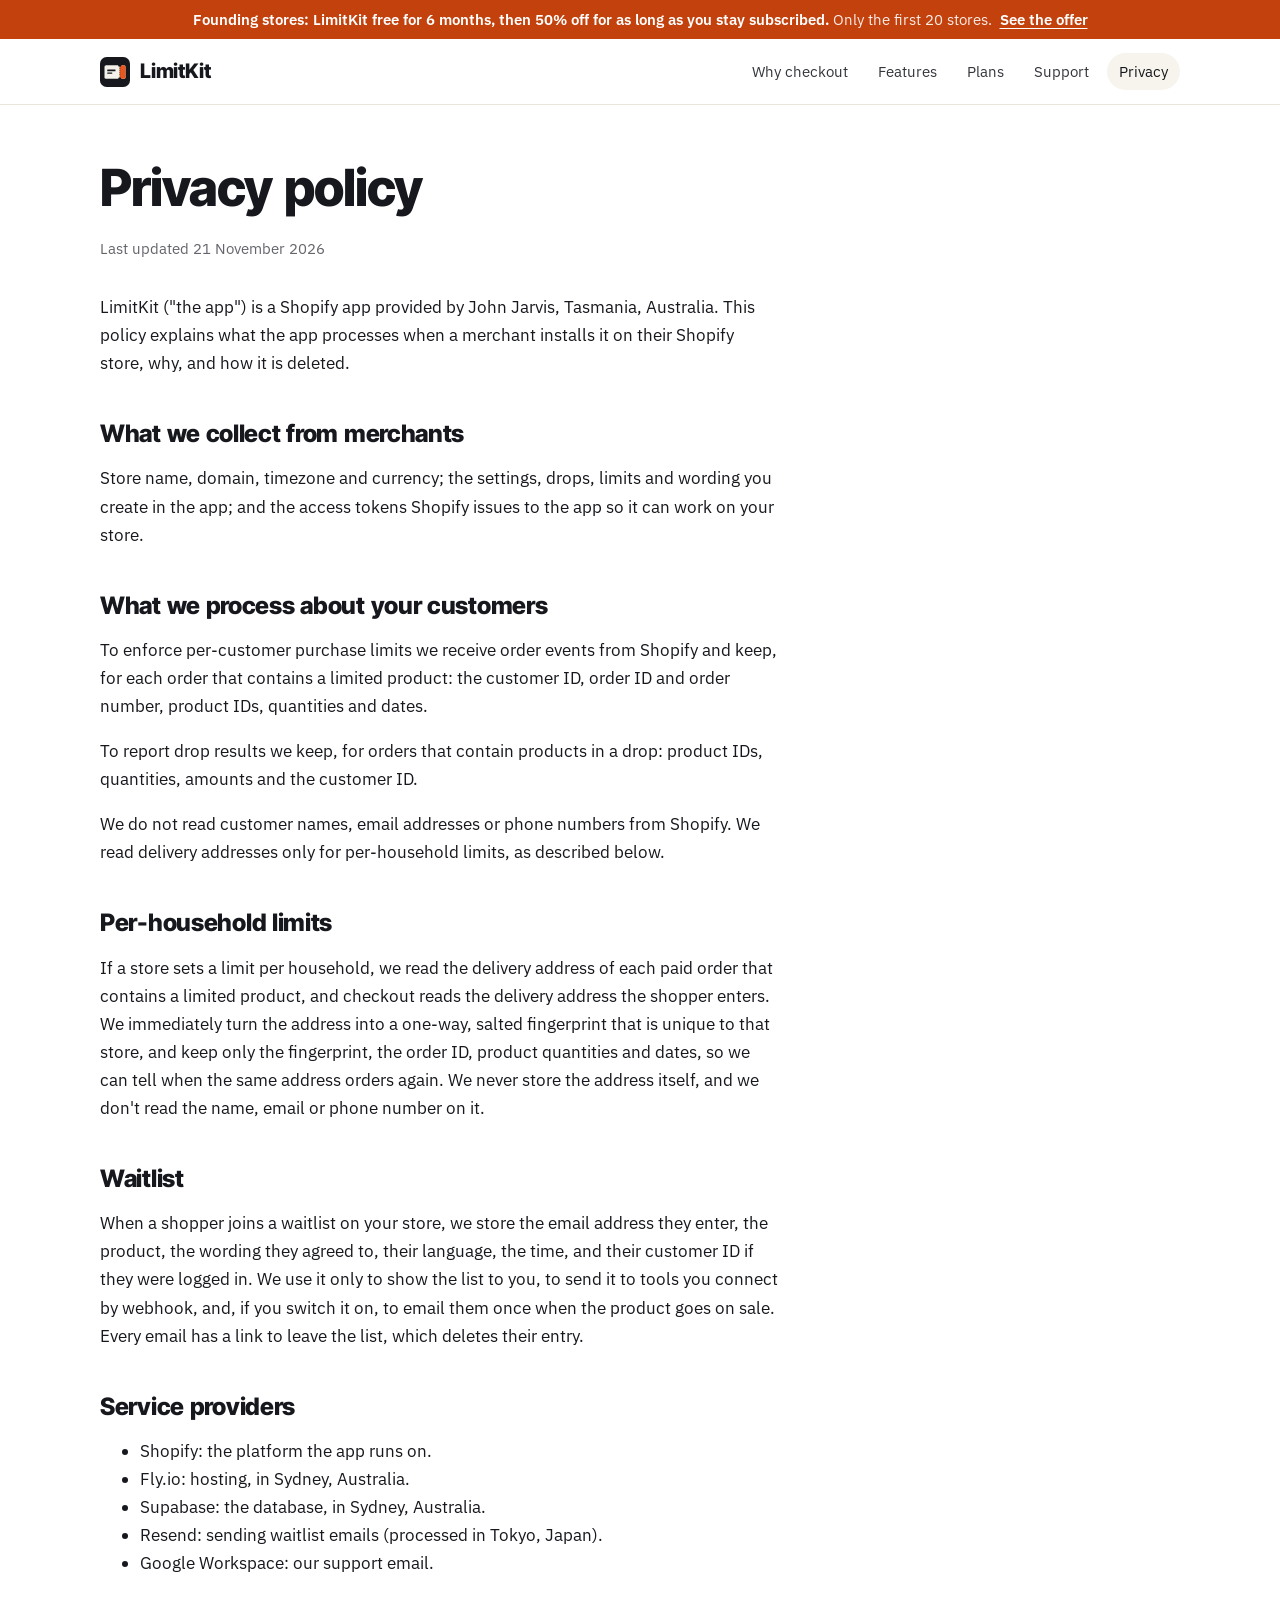
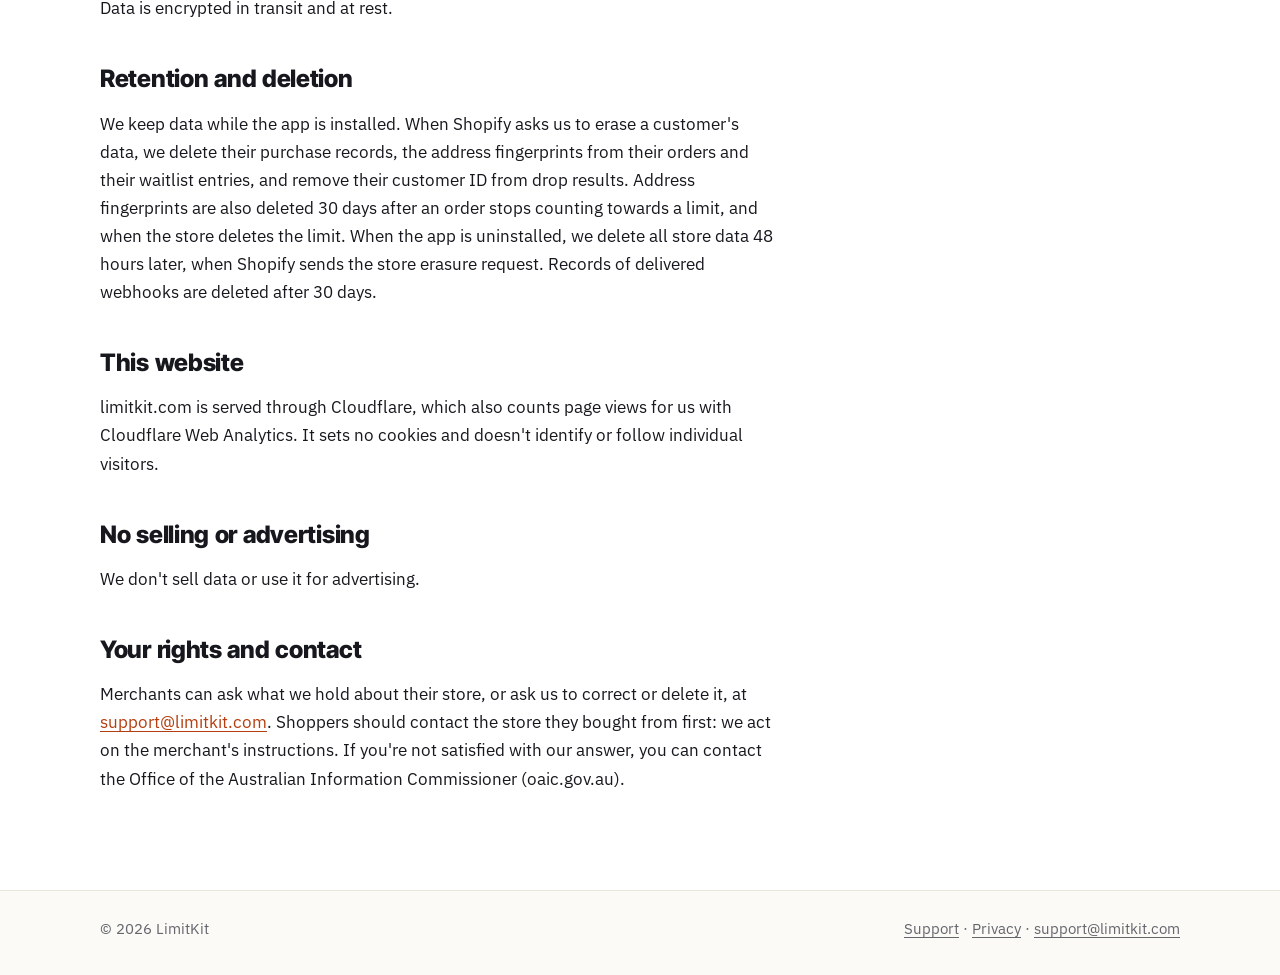
<file: privacy.html>
<!doctype html>
<html lang="en">
<head>
<meta charset="utf-8">
<meta name="viewport" content="width=device-width, initial-scale=1, viewport-fit=cover">
<title>Privacy policy · LimitKit</title>
<meta name="description" content="What the LimitKit Shopify app processes, why, where it is stored and how it is deleted.">
<link rel="canonical" href="https://limitkit.com/privacy.html">
<link rel="icon" href="mark.svg" type="image/svg+xml">
<link rel="preconnect" href="https://fonts.googleapis.com">
<link rel="preconnect" href="https://fonts.gstatic.com" crossorigin>
<link rel="stylesheet" href="https://fonts.googleapis.com/css2?family=Inter+Tight:wght@600;700;800&family=IBM+Plex+Mono:wght@400;500&family=IBM+Plex+Sans:wght@400;600&display=swap">
<link rel="stylesheet" href="style.css?v=20261120b">
</head>
<body>
<div class="announce" role="note"><div class="wrap"><strong>Founding stores: LimitKit free for 6 months, then 50% off for as long as you stay subscribed.</strong> <span>Only the first 20 stores.</span> <a href="/#founding">See the offer</a></div></div>
<header class="site"><div class="wrap">
  <a class="brand" href="./"><img src="mark.svg" alt="" width="30" height="30">LimitKit</a>
  <nav class="site" aria-label="Main"><a href="./#checkout">Why checkout</a><a href="./#features">Features</a><a href="./#plans">Plans</a><a href="support.html">Support</a><a href="privacy.html" aria-current="page">Privacy</a></nav>
</div></header>

<main class="doc"><div class="wrap">
  <h1>Privacy policy</h1>
  <p class="updated">Last updated 21 November 2026</p>

  <p>LimitKit ("the app") is a Shopify app provided by John Jarvis, Tasmania, Australia. This policy explains what the app processes when a merchant installs it on their Shopify store, why, and how it is deleted.</p>

  <h2>What we collect from merchants</h2>
  <p>Store name, domain, timezone and currency; the settings, drops, limits and wording you create in the app; and the access tokens Shopify issues to the app so it can work on your store.</p>

  <h2>What we process about your customers</h2>
  <p>To enforce per-customer purchase limits we receive order events from Shopify and keep, for each order that contains a limited product: the customer ID, order ID and order number, product IDs, quantities and dates.</p>
  <p>To report drop results we keep, for orders that contain products in a drop: product IDs, quantities, amounts and the customer ID.</p>
  <p>We do not read customer names, email addresses or phone numbers from Shopify. We read delivery addresses only for per-household limits, as described below.</p>

  <h2>Per-household limits</h2>
  <p>If a store sets a limit per household, we read the delivery address of each paid order that contains a limited product, and checkout reads the delivery address the shopper enters. We immediately turn the address into a one-way, salted fingerprint that is unique to that store, and keep only the fingerprint, the order ID, product quantities and dates, so we can tell when the same address orders again. We never store the address itself, and we don't read the name, email or phone number on it.</p>

  <h2>Waitlist</h2>
  <p>When a shopper joins a waitlist on your store, we store the email address they enter, the product, the wording they agreed to, their language, the time, and their customer ID if they were logged in. We use it only to show the list to you, to send it to tools you connect by webhook, and, if you switch it on, to email them once when the product goes on sale. Every email has a link to leave the list, which deletes their entry.</p>

  <h2>Service providers</h2>
  <ul>
    <li>Shopify: the platform the app runs on.</li>
    <li>Fly.io: hosting, in Sydney, Australia.</li>
    <li>Supabase: the database, in Sydney, Australia.</li>
    <li>Resend: sending waitlist emails (processed in Tokyo, Japan).</li>
    <li>Google Workspace: our support email.</li>
  </ul>
  <p>Data is encrypted in transit and at rest.</p>

  <h2>Retention and deletion</h2>
  <p>We keep data while the app is installed. When Shopify asks us to erase a customer's data, we delete their purchase records, the address fingerprints from their orders and their waitlist entries, and remove their customer ID from drop results. Address fingerprints are also deleted 30 days after an order stops counting towards a limit, and when the store deletes the limit. When the app is uninstalled, we delete all store data 48 hours later, when Shopify sends the store erasure request. Records of delivered webhooks are deleted after 30 days.</p>

  <h2>This website</h2>
  <p>limitkit.com is served through Cloudflare, which also counts page views for us with Cloudflare Web Analytics. It sets no cookies and doesn't identify or follow individual visitors.</p>

  <h2>No selling or advertising</h2>
  <p>We don't sell data or use it for advertising.</p>

  <h2>Your rights and contact</h2>
  <p>Merchants can ask what we hold about their store, or ask us to correct or delete it, at <a href="mailto:support@limitkit.com">support@limitkit.com</a>. Shoppers should contact the store they bought from first: we act on the merchant's instructions. If you're not satisfied with our answer, you can contact the Office of the Australian Information Commissioner (oaic.gov.au).</p>
</div></main>

<footer class="site"><div class="wrap">
  <span>© 2026 LimitKit</span>
  <span><a href="support.html">Support</a> · <a href="privacy.html">Privacy</a> · <a href="mailto:support@limitkit.com">support@limitkit.com</a></span>
</div></footer>
</body>
</html>
</file>
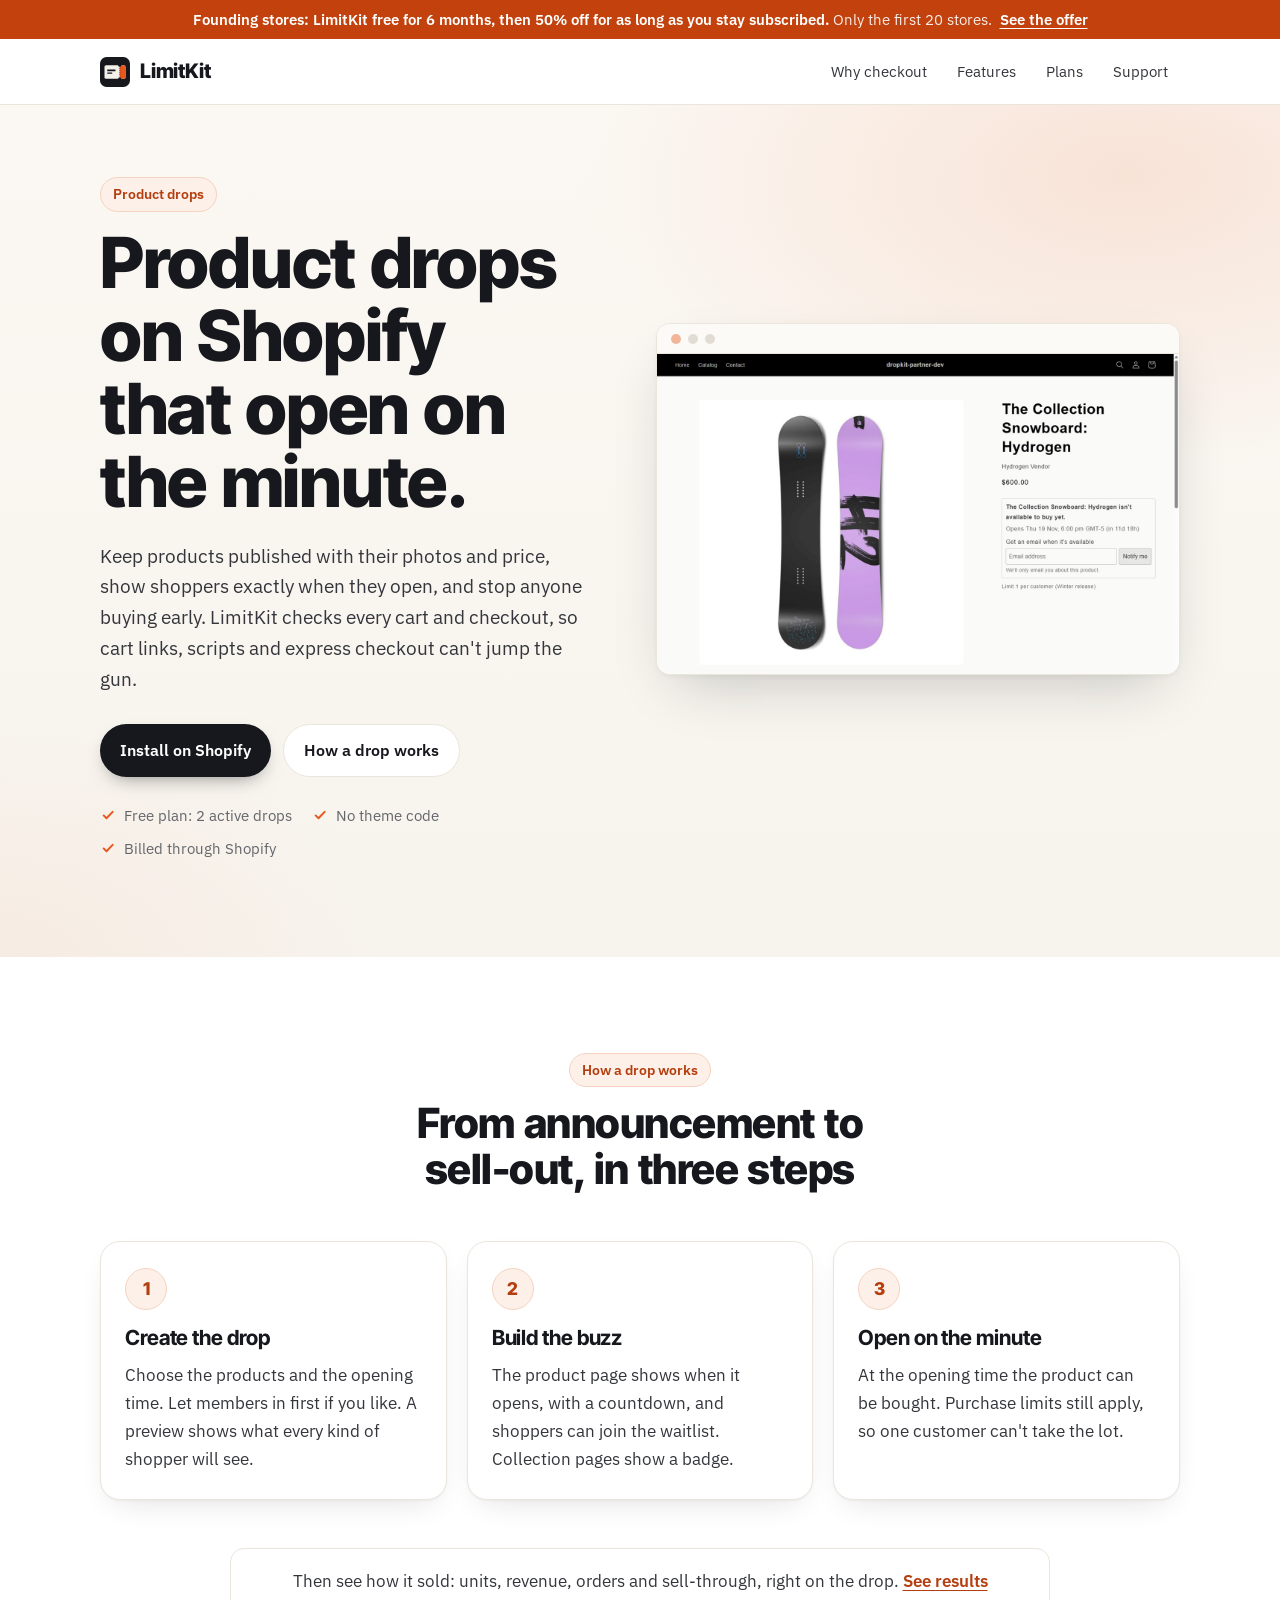
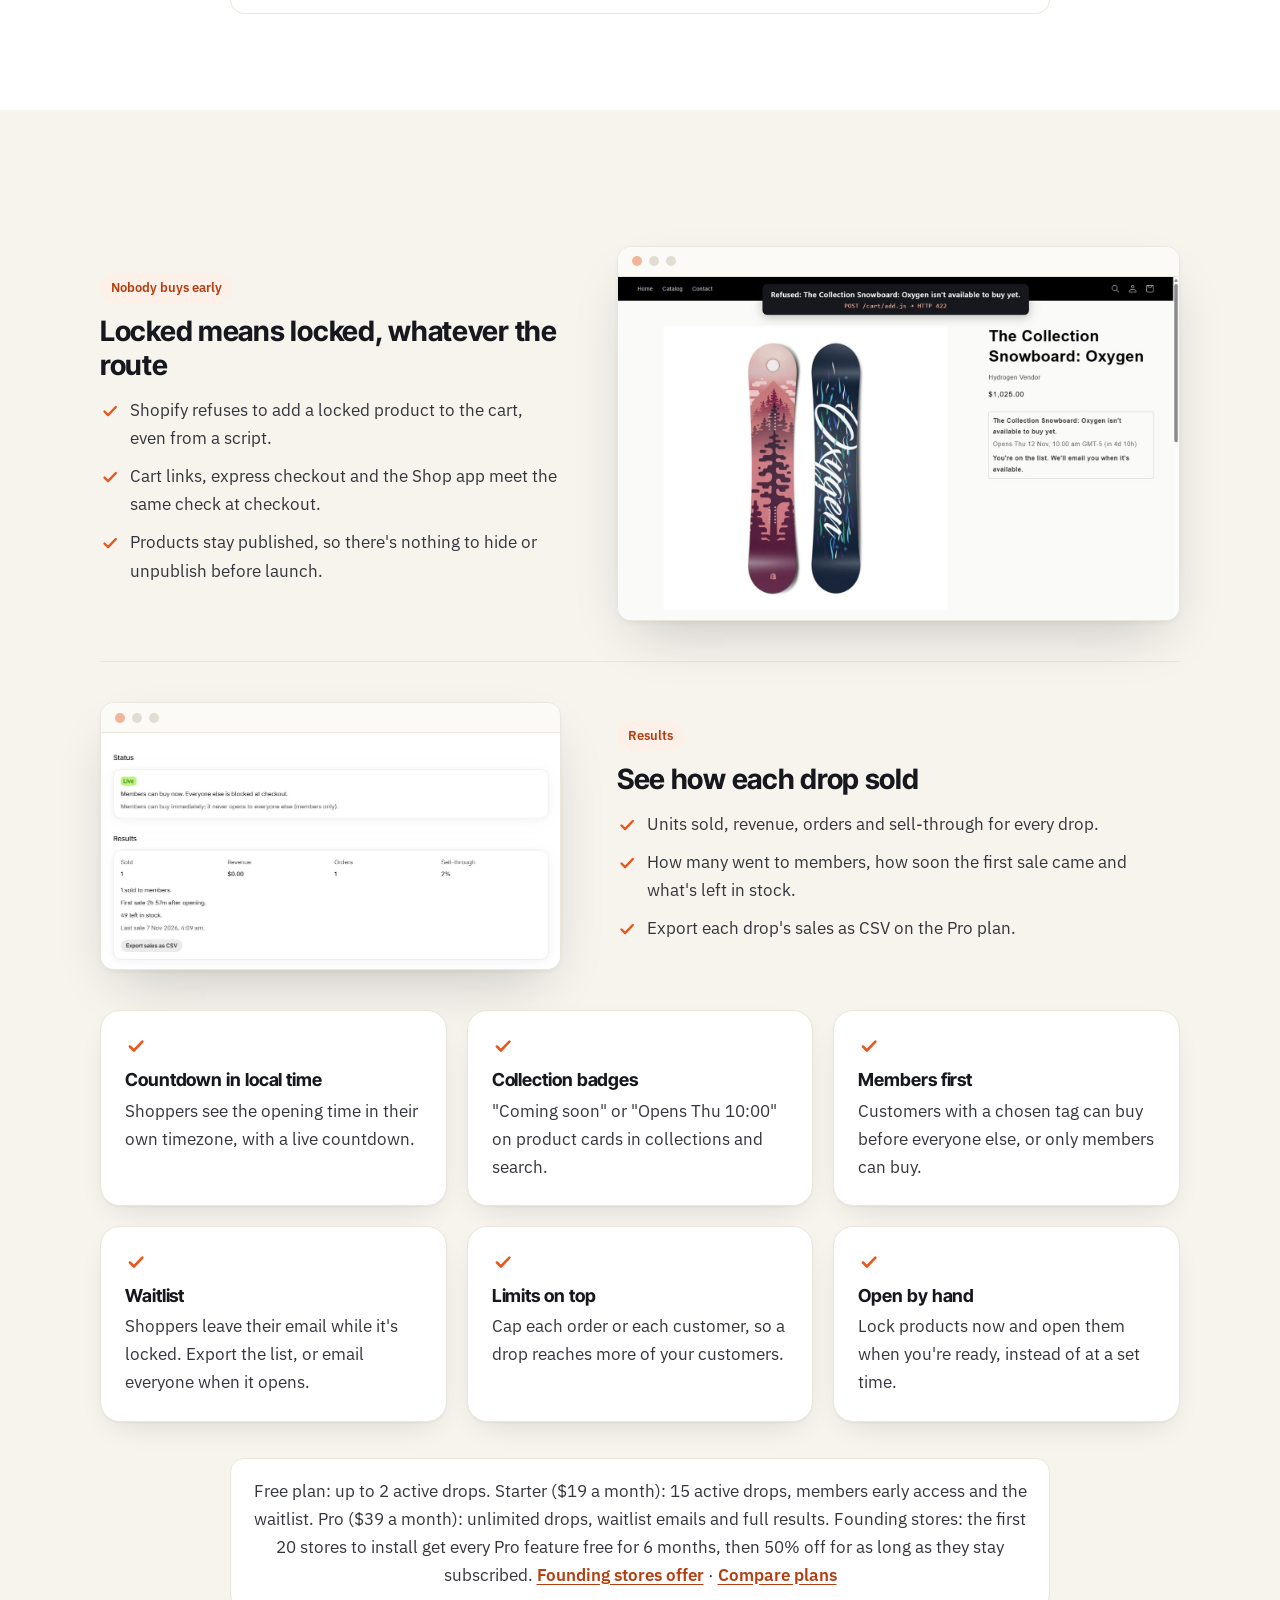
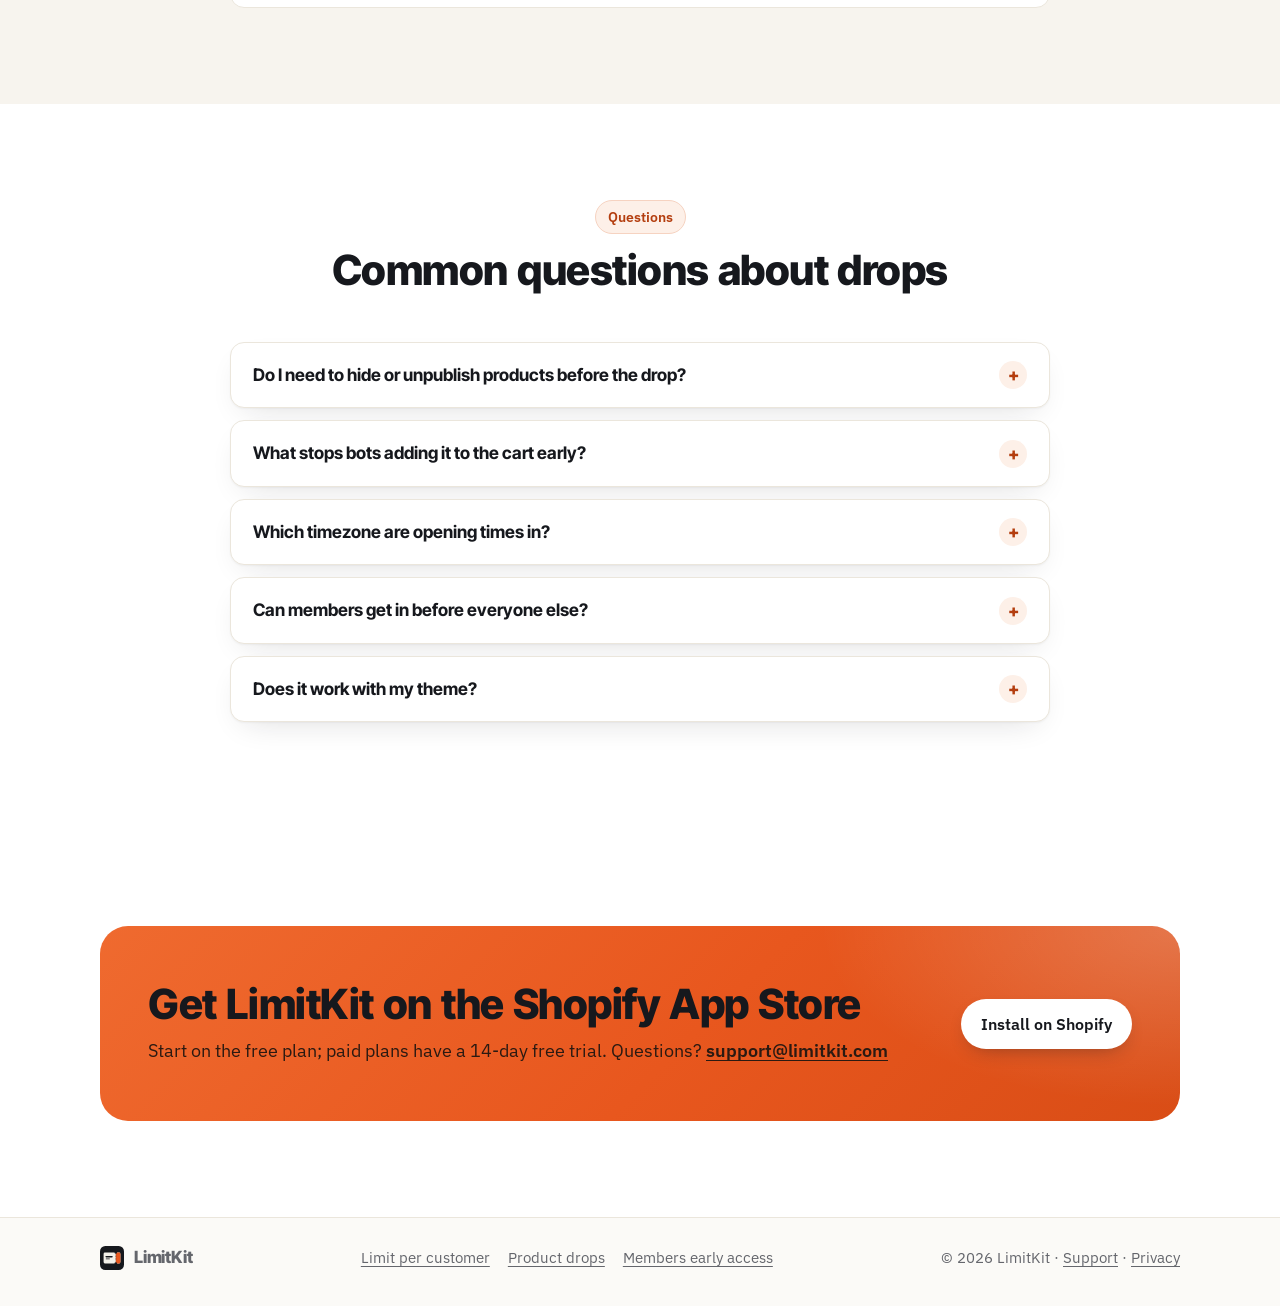
<file: product-drops.html>
<!doctype html>
<html lang="en">
<head>
<meta charset="utf-8">
<meta name="viewport" content="width=device-width, initial-scale=1, viewport-fit=cover">
<title>Product drops and timed releases on Shopify · LimitKit</title>
<meta name="description" content="Lock Shopify products until release time, show a countdown, let members in first and collect a waitlist. Every cart and checkout is checked, so nobody buys early.">
<link rel="canonical" href="https://limitkit.com/product-drops.html">
<meta name="theme-color" content="#ffffff">
<link rel="icon" href="mark.svg" type="image/svg+xml">
<link rel="preconnect" href="https://fonts.googleapis.com">
<link rel="preconnect" href="https://fonts.gstatic.com" crossorigin>
<link rel="stylesheet" href="https://fonts.googleapis.com/css2?family=Inter+Tight:wght@600;700;800&family=IBM+Plex+Sans:wght@400;600&display=swap">
<link rel="stylesheet" href="style.css?v=20261120b">
</head>
<body>
<div class="announce" role="note"><div class="wrap"><strong>Founding stores: LimitKit free for 6 months, then 50% off for as long as you stay subscribed.</strong> <span>Only the first 20 stores.</span> <a href="/#founding">See the offer</a></div></div>
<header class="site"><div class="wrap">
  <a class="brand" href="./"><img src="mark.svg" alt="" width="30" height="30">LimitKit</a>
  <nav class="site" aria-label="Main"><a href="./#checkout">Why checkout</a><a href="./#features">Features</a><a href="./#plans">Plans</a><a href="support.html">Support</a></nav>
</div></header>

<main>

  <section class="hero-band">
    <div class="wrap hero">
      <div class="hero-copy">
        <p class="kicker">Product drops</p>
        <h1>Product drops on Shopify that open on the minute.</h1>
        <p class="lede">Keep products published with their photos and price, show shoppers exactly when they open, and stop anyone buying early. LimitKit checks every cart and checkout, so cart links, scripts and express checkout can't jump the gun.</p>
        <div class="actions">
          <a class="btn primary" href="https://apps.shopify.com/dropkit?utm_source=limitkit.com&amp;utm_medium=website&amp;utm_campaign=product-drops-hero">Install on Shopify</a>
          <a class="btn ghost" href="#how">How a drop works</a>
        </div>
        <ul class="trust">
          <li>Free plan: 2 active drops</li>
          <li>No theme code</li>
          <li>Billed through Shopify</li>
        </ul>
      </div>
      <div class="hero-art">
        <figure class="shot">
          <div class="bar" aria-hidden="true"><i></i><i></i><i></i></div>
          <img src="img/product.jpg" width="1400" height="856" alt="A product page showing a snowboard that isn't available to buy until Thursday 19 November at 6:00 pm, with a countdown, a waitlist sign-up and a limit of 1 per customer.">
        </figure>
      </div>
    </div>
  </section>

  <section id="how" class="band">
    <div class="wrap">
      <div class="head">
        <p class="kicker">How a drop works</p>
        <h2>From announcement to sell-out, in three steps</h2>
      </div>
      <ol class="steps">
        <li><h3>Create the drop</h3><p>Choose the products and the opening time. Let members in first if you like. A preview shows what every kind of shopper will see.</p></li>
        <li><h3>Build the buzz</h3><p>The product page shows when it opens, with a countdown, and shoppers can join the waitlist. Collection pages show a badge.</p></li>
        <li><h3>Open on the minute</h3><p>At the opening time the product can be bought. Purchase limits still apply, so one customer can't take the lot.</p></li>
      </ol>
      <p class="plan-note">Then see how it sold: units, revenue, orders and sell-through, right on the drop. <a href="#results">See results</a></p>
    </div>
  </section>

  <section class="band paper">
    <div class="wrap">
      <article class="feature">
        <div class="copy">
          <span class="tag">Nobody buys early</span>
          <h3>Locked means locked, whatever the route</h3>
          <ul class="ticks">
            <li>Shopify refuses to add a locked product to the cart, even from a script.</li>
            <li>Cart links, express checkout and the Shop app meet the same check at checkout.</li>
            <li>Products stay published, so there's nothing to hide or unpublish before launch.</li>
          </ul>
        </div>
        <figure class="shot">
          <div class="bar" aria-hidden="true"><i></i><i></i><i></i></div>
          <img src="img/cart-refused.jpg" width="1400" height="856" loading="lazy" decoding="async" alt="A script tries to add a locked snowboard straight to the cart and Shopify refuses it with the message that it isn't available to buy yet.">
        </figure>
      </article>

      <article id="results" class="feature flip">
        <div class="copy">
          <span class="tag">Results</span>
          <h3>See how each drop sold</h3>
          <ul class="ticks">
            <li>Units sold, revenue, orders and sell-through for every drop.</li>
            <li>How many went to members, how soon the first sale came and what's left in stock.</li>
            <li>Export each drop's sales as CSV on the Pro plan.</li>
          </ul>
        </div>
        <figure class="shot">
          <div class="bar" aria-hidden="true"><i></i><i></i><i></i></div>
          <img src="img/results.jpg" width="1020" height="525" loading="lazy" decoding="async" alt="A live members-only drop's results: units sold, revenue, orders and sell-through, with a sales export button.">
        </figure>
      </article>

      <ul class="points">
        <li><h3>Countdown in local time</h3><p>Shoppers see the opening time in their own timezone, with a live countdown.</p></li>
        <li><h3>Collection badges</h3><p>"Coming soon" or "Opens Thu 10:00" on product cards in collections and search.</p></li>
        <li><h3>Members first</h3><p>Customers with a chosen tag can buy before everyone else, or only members can buy.</p></li>
        <li><h3>Waitlist</h3><p>Shoppers leave their email while it's locked. Export the list, or email everyone when it opens.</p></li>
        <li><h3>Limits on top</h3><p>Cap each order or each customer, so a drop reaches more of your customers.</p></li>
        <li><h3>Open by hand</h3><p>Lock products now and open them when you're ready, instead of at a set time.</p></li>
      </ul>

      <p class="plan-note">Free plan: up to 2 active drops. Starter ($19 a month): 15 active drops, members early access and the waitlist. Pro ($39 a month): unlimited drops, waitlist emails and full results. Founding stores: the first 20 stores to install get every Pro feature free for 6 months, then 50% off for as long as they stay subscribed. <a href="./#founding">Founding stores offer</a> · <a href="./#plans">Compare plans</a></p>
    </div>
  </section>

  <section class="band">
    <div class="wrap">
      <div class="head">
        <p class="kicker">Questions</p>
        <h2>Common questions about drops</h2>
      </div>
      <div class="faq">
        <details><summary>Do I need to hide or unpublish products before the drop?</summary><p>No. Products stay published so they can be shared and found before launch. LimitKit stops them being bought until the opening time.</p></details>
        <details><summary>What stops bots adding it to the cart early?</summary><p>While a product is locked, Shopify refuses to add it to the cart, whether the request comes from your theme, a cart link or a script. Checkout checks again before payment.</p></details>
        <details><summary>Which timezone are opening times in?</summary><p>You set times in your store's timezone. Shoppers see the opening time converted to their own.</p></details>
        <details><summary>Can members get in before everyone else?</summary><p>Yes. Give a drop a members time and an everyone time, or make it members only. Members are recognised by customer tag once they log in.</p></details>
        <details><summary>Does it work with my theme?</summary><p>The product page block and collection badges work with Online Store 2.0 themes and take on your theme's fonts and colours. The checkout rule works whatever your theme.</p></details>
      </div>
    </div>
  </section>

  <section class="band">
    <div class="wrap">
            <div class="cta">
        <div>
          <h2>Get LimitKit on the Shopify App Store</h2>
          <p>Start on the free plan; paid plans have a 14-day free trial. Questions? <a href="mailto:support@limitkit.com">support@limitkit.com</a></p>
        </div>
        <a class="btn light" href="https://apps.shopify.com/dropkit?utm_source=limitkit.com&amp;utm_medium=website&amp;utm_campaign=product-drops-cta">Install on Shopify</a>
      </div>
    </div>
  </section>

</main>

<footer class="site"><div class="wrap">
  <a class="brand" href="./"><img src="mark.svg" alt="" width="24" height="24">LimitKit</a>
  <nav class="guides" aria-label="Guides"><a href="limit-per-customer.html">Limit per customer</a><a href="product-drops.html">Product drops</a><a href="members-early-access.html">Members early access</a></nav>
  <span>© 2026 LimitKit · <a href="support.html">Support</a> · <a href="privacy.html">Privacy</a></span>
</div></footer>
</body>
</html>
</file>
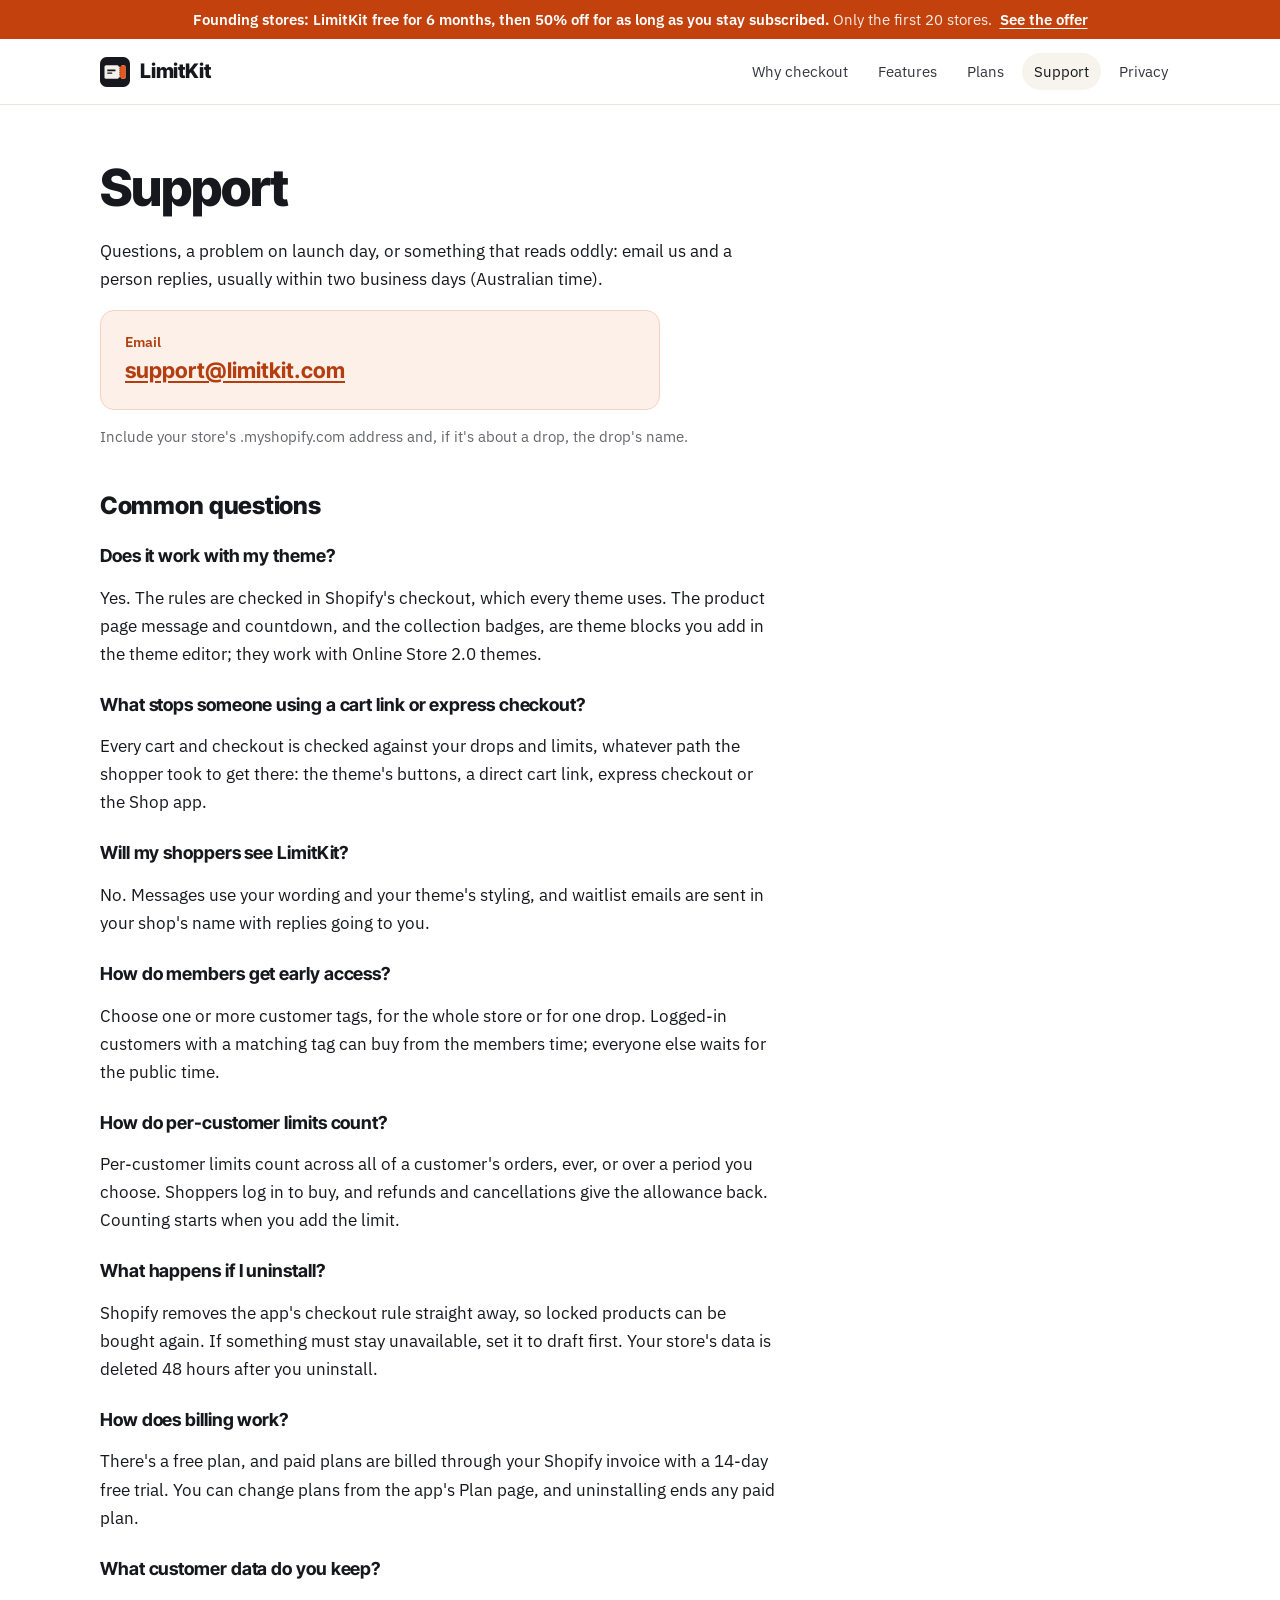
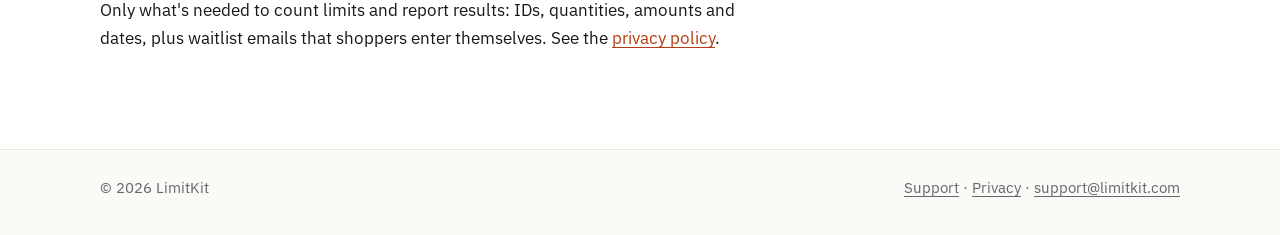
<file: support.html>
<!doctype html>
<html lang="en">
<head>
<meta charset="utf-8">
<meta name="viewport" content="width=device-width, initial-scale=1, viewport-fit=cover">
<title>Support · LimitKit</title>
<meta name="description" content="Get help with LimitKit: contact, and answers to common questions about drops, members and purchase limits on Shopify.">
<link rel="canonical" href="https://limitkit.com/support.html">
<link rel="icon" href="mark.svg" type="image/svg+xml">
<link rel="preconnect" href="https://fonts.googleapis.com">
<link rel="preconnect" href="https://fonts.gstatic.com" crossorigin>
<link rel="stylesheet" href="https://fonts.googleapis.com/css2?family=Inter+Tight:wght@600;700;800&family=IBM+Plex+Mono:wght@400;500&family=IBM+Plex+Sans:wght@400;600&display=swap">
<link rel="stylesheet" href="style.css?v=20261120b">
</head>
<body>
<div class="announce" role="note"><div class="wrap"><strong>Founding stores: LimitKit free for 6 months, then 50% off for as long as you stay subscribed.</strong> <span>Only the first 20 stores.</span> <a href="/#founding">See the offer</a></div></div>
<header class="site"><div class="wrap">
  <a class="brand" href="./"><img src="mark.svg" alt="" width="30" height="30">LimitKit</a>
  <nav class="site" aria-label="Main"><a href="./#checkout">Why checkout</a><a href="./#features">Features</a><a href="./#plans">Plans</a><a href="support.html" aria-current="page">Support</a><a href="privacy.html">Privacy</a></nav>
</div></header>

<main class="doc"><div class="wrap">
  <h1>Support</h1>
  <p>Questions, a problem on launch day, or something that reads oddly: email us and a person replies, usually within two business days (Australian time).</p>
  <div class="contact">
    <div class="note">Email</div>
    <div class="addr"><a href="mailto:support@limitkit.com">support@limitkit.com</a></div>
  </div>
  <p class="note">Include your store's .myshopify.com address and, if it's about a drop, the drop's name.</p>

  <h2>Common questions</h2>

  <h3>Does it work with my theme?</h3>
  <p>Yes. The rules are checked in Shopify's checkout, which every theme uses. The product page message and countdown, and the collection badges, are theme blocks you add in the theme editor; they work with Online Store 2.0 themes.</p>

  <h3>What stops someone using a cart link or express checkout?</h3>
  <p>Every cart and checkout is checked against your drops and limits, whatever path the shopper took to get there: the theme's buttons, a direct cart link, express checkout or the Shop app.</p>

  <h3>Will my shoppers see LimitKit?</h3>
  <p>No. Messages use your wording and your theme's styling, and waitlist emails are sent in your shop's name with replies going to you.</p>

  <h3>How do members get early access?</h3>
  <p>Choose one or more customer tags, for the whole store or for one drop. Logged-in customers with a matching tag can buy from the members time; everyone else waits for the public time.</p>

  <h3>How do per-customer limits count?</h3>
  <p>Per-customer limits count across all of a customer's orders, ever, or over a period you choose. Shoppers log in to buy, and refunds and cancellations give the allowance back. Counting starts when you add the limit.</p>

  <h3>What happens if I uninstall?</h3>
  <p>Shopify removes the app's checkout rule straight away, so locked products can be bought again. If something must stay unavailable, set it to draft first. Your store's data is deleted 48 hours after you uninstall.</p>

  <h3>How does billing work?</h3>
  <p>There's a free plan, and paid plans are billed through your Shopify invoice with a 14-day free trial. You can change plans from the app's Plan page, and uninstalling ends any paid plan.</p>

  <h3>What customer data do you keep?</h3>
  <p>Only what's needed to count limits and report results: IDs, quantities, amounts and dates, plus waitlist emails that shoppers enter themselves. See the <a href="privacy.html">privacy policy</a>.</p>
</div></main>

<footer class="site"><div class="wrap">
  <span>© 2026 LimitKit</span>
  <span><a href="support.html">Support</a> · <a href="privacy.html">Privacy</a> · <a href="mailto:support@limitkit.com">support@limitkit.com</a></span>
</div></footer>
</body>
</html>
</file>
<file: style.css>
/* LimitKit site. Route A "Ticket Stub", softened: warm paper bands, rounded cards, one signal colour. */
:root {
  --bg: #ffffff;
  --ink: #16181d;
  --ink-2: #34363c;
  --muted: #64666c;
  --line: #ebe6dc;
  --paper: #f7f4ee;
  --tint: #fbfaf7;
  --signal: #e8571e;
  --signal-deep: #c2410c;
  --signal-text: #b43e0f;
  --signal-soft: #fdf0e8;
  --signal-line: #f6d3c1;
  --ok: #1f7a45;
  --warn: #9a5a06;
  --radius: 20px;
  --radius-sm: 14px;
  --shadow: 0 1px 2px rgba(22, 24, 29, 0.04), 0 12px 32px -14px rgba(22, 24, 29, 0.16);
  --shadow-lg: 0 2px 4px rgba(22, 24, 29, 0.04), 0 24px 56px -20px rgba(22, 24, 29, 0.24);
  --f-display: "Inter Tight", "Helvetica Neue", Arial, sans-serif;
  --f-body: "IBM Plex Sans", system-ui, -apple-system, "Segoe UI", sans-serif;
  --f-code: ui-monospace, "Cascadia Mono", Consolas, monospace;
  color-scheme: light;
}
* { box-sizing: border-box; }
html { -webkit-text-size-adjust: 100%; scroll-behavior: smooth; scroll-padding-top: 84px; }
@media (prefers-reduced-motion: reduce) { html { scroll-behavior: auto; } }
body {
  margin: 0;
  background: var(--bg);
  color: var(--ink);
  font: 400 1.0625rem/1.65 var(--f-body);
  -webkit-font-smoothing: antialiased;
}
img { max-width: 100%; height: auto; display: block; }
a { color: var(--signal-text); text-underline-offset: 3px; }
a:focus-visible, .btn:focus-visible { outline: 2px solid var(--signal-deep); outline-offset: 3px; border-radius: 6px; }
code { font: 0.9em var(--f-code); background: var(--paper); border: 1px solid var(--line); border-radius: 6px; padding: 1px 6px; white-space: nowrap; }
.wrap { max-width: 1120px; margin: 0 auto; padding-left: max(20px, env(safe-area-inset-left)); padding-right: max(20px, env(safe-area-inset-right)); }

/* Founding offer bar */
.announce { background: var(--signal-deep); color: #fff; font-size: 0.92rem; line-height: 1.45; text-align: center; }
.announce .wrap { padding-block: 9px; }
.announce strong { font-weight: 600; }
.announce span { opacity: 0.9; }
.announce a { color: #fff; font-weight: 600; text-decoration: underline; text-underline-offset: 3px; white-space: nowrap; margin-left: 4px; }
.announce a:focus-visible { outline-color: #fff; }

/* Header */
header.site { position: sticky; top: 0; z-index: 10; background: rgba(255, 255, 255, 0.86); backdrop-filter: saturate(1.4) blur(12px); -webkit-backdrop-filter: saturate(1.4) blur(12px); border-bottom: 1px solid var(--line); }
header.site .wrap { display: flex; align-items: center; justify-content: space-between; gap: 16px; padding-block: 14px; flex-wrap: wrap; }
.brand { display: inline-flex; align-items: center; gap: 10px; color: var(--ink); text-decoration: none; font-family: var(--f-display); font-weight: 800; font-size: 1.25rem; letter-spacing: -0.01em; }
.brand img { width: 30px; height: 30px; flex: none; }
nav.site { display: flex; gap: 6px; font-size: 0.95rem; flex-wrap: wrap; }
nav.site a { color: var(--ink-2); text-decoration: none; padding: 6px 12px; border-radius: 999px; }
nav.site a:hover, nav.site a[aria-current="page"] { background: var(--paper); color: var(--ink); }

/* Type */
h1 { font-family: var(--f-display); font-weight: 800; font-size: clamp(2.5rem, 6.4vw, 4.4rem); line-height: 1.04; letter-spacing: -0.018em; word-spacing: 0.04em; margin: 0 0 22px; text-wrap: balance; }
h2 { font-family: var(--f-display); font-weight: 800; font-size: clamp(1.75rem, 3.6vw, 2.6rem); line-height: 1.1; letter-spacing: -0.012em; word-spacing: 0.04em; margin: 0 0 14px; text-wrap: balance; }
h3 { font-family: var(--f-display); font-weight: 700; font-size: 1.3rem; line-height: 1.2; letter-spacing: -0.005em; margin: 0 0 10px; }
p, li { max-width: 68ch; }
.lede { font-size: 1.2rem; line-height: 1.6; color: var(--ink-2); max-width: 44ch; margin: 0 0 30px; }
.intro { font-size: 1.1rem; color: var(--ink-2); max-width: 64ch; margin: 0 auto; }
.note { font-size: 0.92rem; color: var(--muted); }

/* Labels */
.badge { display: inline-flex; align-items: center; gap: 8px; margin: 0 0 22px; padding: 7px 14px 7px 10px; border-radius: 999px; background: var(--signal-deep); color: #fff; font-weight: 600; font-size: 0.92rem; box-shadow: 0 6px 18px -8px rgba(194, 65, 12, 0.6); }
.badge::before { content: ""; width: 8px; height: 8px; border-radius: 50%; background: #ffd7c2; box-shadow: 0 0 0 3px rgba(255, 215, 194, 0.35); }
.kicker { display: inline-block; margin: 0 0 14px; padding: 5px 12px; border-radius: 999px; background: var(--signal-soft); border: 1px solid var(--signal-line); color: var(--signal-text); font-weight: 600; font-size: 0.85rem; }
.tag { display: inline-block; margin: 0 0 12px; padding: 4px 11px; border-radius: 999px; background: var(--signal-soft); color: var(--signal-text); font-weight: 600; font-size: 0.82rem; }

/* Buttons */
.actions { display: flex; flex-wrap: wrap; gap: 12px; margin: 0 0 26px; }
.btn { display: inline-flex; align-items: center; gap: 8px; padding: 12px 20px; border-radius: 999px; font-weight: 600; font-size: 1rem; text-decoration: none; transition: transform 0.15s ease, box-shadow 0.15s ease, background 0.15s ease; }
.btn.primary { background: var(--ink); color: #fff; box-shadow: 0 8px 20px -10px rgba(22, 24, 29, 0.6); }
.btn.primary:hover { transform: translateY(-1px); background: #2a2d34; }
.btn.ghost { background: #fff; color: var(--ink); border: 1px solid var(--line); }
.btn.ghost:hover { border-color: #d9d2c4; transform: translateY(-1px); }
.btn.light { background: #fff; color: var(--ink); box-shadow: 0 8px 20px -10px rgba(22, 24, 29, 0.45); }
.btn.light:hover { transform: translateY(-1px); }

/* Bands */
.band { padding-block: 96px; }
.band.paper { background: var(--paper); }
.head { text-align: center; margin: 0 auto 48px; max-width: 760px; }
.head h2 { margin-bottom: 16px; }

/* Hero */
.hero-band { padding-block: 72px 96px; background:
  radial-gradient(900px 480px at 88% 8%, rgba(232, 87, 30, 0.13), transparent 62%),
  radial-gradient(700px 420px at 0% 100%, rgba(232, 87, 30, 0.06), transparent 60%),
  linear-gradient(180deg, #fbf8f3, var(--paper)); }
.hero { display: grid; grid-template-columns: minmax(0, 1fr) minmax(0, 1.05fr); gap: 56px; align-items: center; }
.trust { display: flex; flex-wrap: wrap; gap: 8px 20px; list-style: none; margin: 0; padding: 0; color: var(--muted); font-size: 0.95rem; }
.trust li { display: inline-flex; align-items: center; gap: 8px; }
.trust li::before { content: ""; width: 16px; height: 16px; background: var(--tick) center / contain no-repeat; }
.hero-art { position: relative; padding-bottom: 40px; }
.hero-art .ticket { position: absolute; left: -28px; bottom: 0; width: min(360px, 82%); }

/* Screenshot frames */
.shot { margin: 0; background: #fff; border: 1px solid var(--line); border-radius: var(--radius-sm); box-shadow: var(--shadow-lg); overflow: hidden; }
.shot .bar { display: flex; gap: 7px; align-items: center; height: 30px; padding: 0 14px; background: var(--tint); border-bottom: 1px solid var(--line); }
.shot .bar i { width: 10px; height: 10px; border-radius: 50%; background: #e2ddd2; }
.shot .bar i:first-child { background: #f3b59a; }
.shot img { width: 100%; }
figure.captioned { margin: 0; }
figure.captioned figcaption { margin-top: 14px; font-size: 0.95rem; color: var(--muted); max-width: 52ch; }

/* Ticket */
.ticket { display: grid; grid-template-columns: minmax(0, 1fr) 88px; border: 1.5px solid var(--ink); border-radius: 16px; background: #fff; box-shadow: var(--shadow-lg); overflow: hidden; }
.ticket .face { padding: 16px 18px; min-width: 0; }
.ticket .name { font-family: var(--f-display); font-weight: 700; text-transform: uppercase; letter-spacing: 0.06em; font-size: 0.85rem; color: var(--muted); }
.ticket .when { font-family: var(--f-display); font-weight: 700; font-size: 1.12rem; margin: 4px 0 2px; }
.ticket .meta { font-size: 0.86rem; color: var(--muted); }
.ticket .stub { background: var(--signal); color: var(--ink); border-left: 1.5px dashed var(--ink); display: flex; flex-direction: column; align-items: center; justify-content: center; font-weight: 700; font-size: 0.72rem; letter-spacing: 0.08em; text-transform: uppercase; }
.ticket .stub b { font-family: var(--f-display); font-size: 2.3rem; line-height: 1; letter-spacing: 0; }

/* Icons (inline SVG) */
:root {
  --tick: url("data:image/svg+xml,%3Csvg xmlns='http://www.w3.org/2000/svg' viewBox='0 0 20 20'%3E%3Cpath d='M4.5 10.5l3.6 3.6L15.8 6' fill='none' stroke='%23e8571e' stroke-width='2.4' stroke-linecap='round' stroke-linejoin='round'/%3E%3C/svg%3E");
  --yes: url("data:image/svg+xml,%3Csvg xmlns='http://www.w3.org/2000/svg' viewBox='0 0 24 24'%3E%3Ccircle cx='12' cy='12' r='12' fill='%231f7a45'/%3E%3Cpath d='M7 12.4l3.2 3.2L17.2 8.6' fill='none' stroke='white' stroke-width='2.4' stroke-linecap='round' stroke-linejoin='round'/%3E%3C/svg%3E");
  --no: url("data:image/svg+xml,%3Csvg xmlns='http://www.w3.org/2000/svg' viewBox='0 0 24 24'%3E%3Ccircle cx='12' cy='12' r='12' fill='%23fbe1d4'/%3E%3Cpath d='M8.3 8.3l7.4 7.4M15.7 8.3l-7.4 7.4' fill='none' stroke='%23c2410c' stroke-width='2.4' stroke-linecap='round'/%3E%3C/svg%3E");
  --part: url("data:image/svg+xml,%3Csvg xmlns='http://www.w3.org/2000/svg' viewBox='0 0 24 24'%3E%3Ccircle cx='12' cy='12' r='12' fill='%23fbecd0'/%3E%3Cpath d='M7.5 12h9' fill='none' stroke='%239a5a06' stroke-width='2.6' stroke-linecap='round'/%3E%3C/svg%3E");
}

/* Comparison */
.compare-card { background: #fff; border: 1px solid var(--line); border-radius: var(--radius); box-shadow: var(--shadow); overflow: hidden; }
.table-scroll { overflow-x: auto; }
.compare { width: 100%; border-collapse: collapse; font-size: 1rem; }
.compare th, .compare td { text-align: left; padding: 18px 24px; border-bottom: 1px solid var(--line); vertical-align: middle; }
.compare tbody tr:last-child td { border-bottom: 0; }
.compare thead th { background: var(--tint); font-weight: 600; font-size: 0.92rem; color: var(--muted); padding-block: 16px; }
.compare thead th.us { color: var(--ink); }
.compare thead th.us span { display: inline-flex; align-items: center; gap: 8px; font-family: var(--f-display); font-weight: 800; font-size: 1.02rem; }
.compare thead th.us img { width: 22px; height: 22px; }
.compare th:nth-child(2), .compare td:nth-child(2) { width: 26%; }
.compare th:nth-child(3), .compare td:nth-child(3) { width: 22%; }
.compare .us { background: rgba(253, 240, 232, 0.65); }
.compare thead th.us { background: var(--signal-soft); box-shadow: inset 0 3px 0 var(--signal); }
.compare tbody tr:hover td { background-color: rgba(247, 244, 238, 0.55); }
.compare tbody tr:hover td.us { background-color: rgba(253, 236, 226, 0.9); }
.mark { display: inline-flex; align-items: center; gap: 10px; font-weight: 600; line-height: 1.35; }
.mark::before { content: ""; flex: none; width: 24px; height: 24px; background: center / contain no-repeat; }
.mark.yes { color: var(--ok); }
.mark.yes::before { background-image: var(--yes); }
.mark.no { color: var(--signal-text); }
.mark.no::before { background-image: var(--no); }
.mark.part { color: var(--warn); }
.mark.part::before { background-image: var(--part); }
.after { margin: 28px auto 0; max-width: 72ch; text-align: center; color: var(--ink-2); }
.proof { display: grid; grid-template-columns: minmax(0, 1.15fr) minmax(0, 1fr); gap: 40px; margin-top: 56px; align-items: center; }

/* Features */
.feature { display: grid; grid-template-columns: minmax(0, 0.9fr) minmax(0, 1.1fr); gap: 56px; align-items: center; padding-block: 40px; }
.feature + .feature { border-top: 1px solid var(--line); }
.feature.flip .copy { order: 2; }
.feature h3 { font-size: clamp(1.4rem, 2.4vw, 1.75rem); letter-spacing: -0.01em; margin-bottom: 6px; }
.feature p { color: var(--ink-2); }
.ticks { list-style: none; margin: 14px 0 0; padding: 0; }
.ticks li { position: relative; padding-left: 30px; margin: 10px 0; color: var(--ink-2); }
.ticks li::before { content: ""; position: absolute; left: 0; top: 0.28em; width: 20px; height: 20px; background: var(--tick) center / contain no-repeat; }
.callout { display: flex; gap: 16px; align-items: flex-start; margin: 40px auto 0; max-width: 820px; padding: 20px 24px; border-radius: var(--radius-sm); background: var(--signal-soft); border: 1px solid var(--signal-line); }
.callout svg { flex: none; width: 28px; height: 28px; margin-top: 2px; }
.callout p { margin: 0; color: var(--ink-2); }
.callout strong { color: var(--ink); }

/* Steps */
.steps { counter-reset: step; list-style: none; padding: 0; margin: 0 0 48px; display: grid; grid-template-columns: repeat(3, minmax(0, 1fr)); gap: 20px; }
.steps li { counter-increment: step; max-width: none; background: #fff; border: 1px solid var(--line); border-radius: var(--radius); padding: 26px 24px; box-shadow: var(--shadow); }
.steps li::before { content: counter(step); display: grid; place-items: center; width: 40px; height: 40px; border-radius: 50%; background: var(--signal-soft); color: var(--signal-text); border: 1px solid var(--signal-line); font-family: var(--f-display); font-weight: 800; font-size: 1.1rem; margin-bottom: 16px; }
.steps p { margin: 0; color: var(--ink-2); }

/* Plans */
.plans { display: grid; grid-template-columns: repeat(3, minmax(0, 1fr)); gap: 24px; align-items: stretch; }
.plan { position: relative; display: flex; flex-direction: column; background: #fff; border: 1px solid var(--line); border-radius: var(--radius); padding: 30px 28px; box-shadow: var(--shadow); }
.plan h3 { font-size: 1.15rem; margin: 0 0 6px; }
.plan .price { font-family: var(--f-display); font-weight: 800; font-size: 2.6rem; letter-spacing: -0.015em; line-height: 1.1; margin: 0 0 4px; }
.plan .price small { font-family: var(--f-body); font-weight: 400; font-size: 0.95rem; letter-spacing: 0; color: var(--muted); }
.plan .for { color: var(--muted); font-size: 0.95rem; margin: 0 0 18px; padding-bottom: 18px; border-bottom: 1px solid var(--line); }
.plan .ticks li { margin: 9px 0; font-size: 0.97rem; }
.plan.pick { border: 2px solid var(--signal); box-shadow: 0 2px 4px rgba(22, 24, 29, 0.04), 0 26px 50px -22px rgba(232, 87, 30, 0.45); }
.plan .ribbon { position: absolute; top: -13px; left: 28px; padding: 4px 12px; border-radius: 999px; background: var(--signal-deep); color: #fff; font-size: 0.8rem; font-weight: 600; }
.plans-note { text-align: center; color: var(--muted); font-size: 0.95rem; margin: 28px auto 0; }

/* Call to action */
.cta { position: relative; overflow: hidden; border-radius: 28px; padding: 56px 48px; background:
  radial-gradient(600px 300px at 100% 0%, rgba(255, 255, 255, 0.22), transparent 60%),
  linear-gradient(135deg, #ef6a2f, var(--signal) 55%, #d94d16); color: var(--ink); display: grid; grid-template-columns: minmax(0, 1fr) auto; gap: 24px 40px; align-items: center; }
.cta h2 { margin: 0 0 8px; color: var(--ink); }
.cta p { margin: 0; font-size: 1.1rem; color: #2b1a12; }

/* Footer */
footer.site { border-top: 1px solid var(--line); background: var(--tint); }
footer.site .wrap { display: flex; flex-wrap: wrap; gap: 8px 24px; justify-content: space-between; align-items: center; padding-block: 26px 34px; font-size: 0.92rem; color: var(--muted); }
footer.site a { color: var(--muted); }
footer.site .brand { font-size: 1.05rem; }
footer.site .brand img { width: 24px; height: 24px; }

/* Guide pages: point cards, plan note, FAQ */
.points { list-style: none; padding: 0; margin: 0; display: grid; grid-template-columns: repeat(3, minmax(0, 1fr)); gap: 20px; }
.points li { max-width: none; background: #fff; border: 1px solid var(--line); border-radius: var(--radius); padding: 24px; box-shadow: var(--shadow); }
.points h3 { font-size: 1.12rem; margin: 0 0 6px; }
.points h3::before { content: ""; display: block; width: 22px; height: 22px; margin-bottom: 12px; background: var(--tick) center / contain no-repeat; }
.points p { margin: 0; color: var(--ink-2); }
.plan-note { max-width: 820px; margin: 36px auto 0; padding: 18px 22px; border-radius: var(--radius-sm); background: #fff; border: 1px solid var(--line); color: var(--ink-2); text-align: center; }
.plan-note a { font-weight: 600; }
.faq { max-width: 820px; margin: 0 auto; }
.faq details { background: #fff; border: 1px solid var(--line); border-radius: var(--radius-sm); padding: 18px 22px; margin: 0 0 12px; box-shadow: var(--shadow); }
.faq summary { cursor: pointer; list-style: none; display: flex; justify-content: space-between; align-items: center; gap: 16px; font-family: var(--f-display); font-weight: 700; font-size: 1.08rem; }
.faq summary::-webkit-details-marker { display: none; }
.faq summary::after { content: "+"; flex: none; display: grid; place-items: center; width: 28px; height: 28px; border-radius: 50%; background: var(--signal-soft); color: var(--signal-text); font-weight: 800; }
.faq details[open] summary::after { content: "\2013"; }
.faq details p { margin: 12px 0 0; color: var(--ink-2); }
.guides { display: flex; flex-wrap: wrap; gap: 6px 18px; }

/* Plain pages (support, privacy, 404) */
main.doc { padding-block: 56px 80px; }
.doc h1 { font-size: clamp(2.2rem, 5vw, 3.2rem); }
.doc h2 { font-size: 1.5rem; margin: 44px 0 12px; }
.doc h3 { font-size: 1.12rem; margin: 26px 0 6px; }
.doc .updated { font-size: 0.92rem; color: var(--muted); margin-bottom: 32px; }
.contact { border: 1px solid var(--signal-line); border-radius: var(--radius-sm); background: var(--signal-soft); padding: 20px 24px; max-width: 560px; margin: 8px 0 12px; }
.contact .note { font-weight: 600; color: var(--signal-text); font-size: 0.85rem; }
.contact .addr { font-family: var(--f-display); font-weight: 700; font-size: 1.35rem; word-break: break-word; }

/* Responsive */
@media (max-width: 960px) {
  .hero { grid-template-columns: minmax(0, 1fr); gap: 48px; }
  .hero-art { max-width: 640px; }
  .hero-art .ticket { left: 16px; }
  .feature, .feature.flip { grid-template-columns: minmax(0, 1fr); gap: 28px; }
  .feature.flip .copy { order: 0; }
  .plans { grid-template-columns: minmax(0, 1fr); max-width: 520px; margin-inline: auto; }
  .points { grid-template-columns: repeat(2, minmax(0, 1fr)); }
  .cta { grid-template-columns: minmax(0, 1fr); padding: 44px 32px; }
}
@media (max-width: 760px) {
  .band { padding-block: 64px; }
  .hero-band { padding-block: 48px 64px; }
  .head { margin-bottom: 32px; text-align: left; }
  .intro { margin: 0; }
  .after { text-align: left; }
  .proof { grid-template-columns: minmax(0, 1fr); gap: 36px; margin-top: 40px; }
  .steps, .points { grid-template-columns: minmax(0, 1fr); }
  nav.site a { padding: 6px 9px; }
}
@media (max-width: 600px) {
  .compare th, .compare td { padding: 14px 12px; font-size: 0.95rem; }
  .compare th:nth-child(2), .compare td:nth-child(2), .compare th:nth-child(3), .compare td:nth-child(3) { width: 64px; text-align: center; }
  .compare thead th.us span { font-size: 0.9rem; }
  .compare thead th.us img { display: none; }
  .mark { justify-content: center; }
  .mark .lbl { position: absolute; width: 1px; height: 1px; overflow: hidden; clip: rect(0 0 0 0); white-space: nowrap; }
  .hero-art { padding-bottom: 0; }
  .hero-art .ticket { position: static; width: 100%; margin-top: -20px; }
  .cta { padding: 36px 24px; border-radius: 22px; }
}
a.badge { text-decoration: none; width: fit-content; }
a.badge:hover { background: #a8380a; }
.cta p a { color: #2b1a12; font-weight: 600; }
</file>
